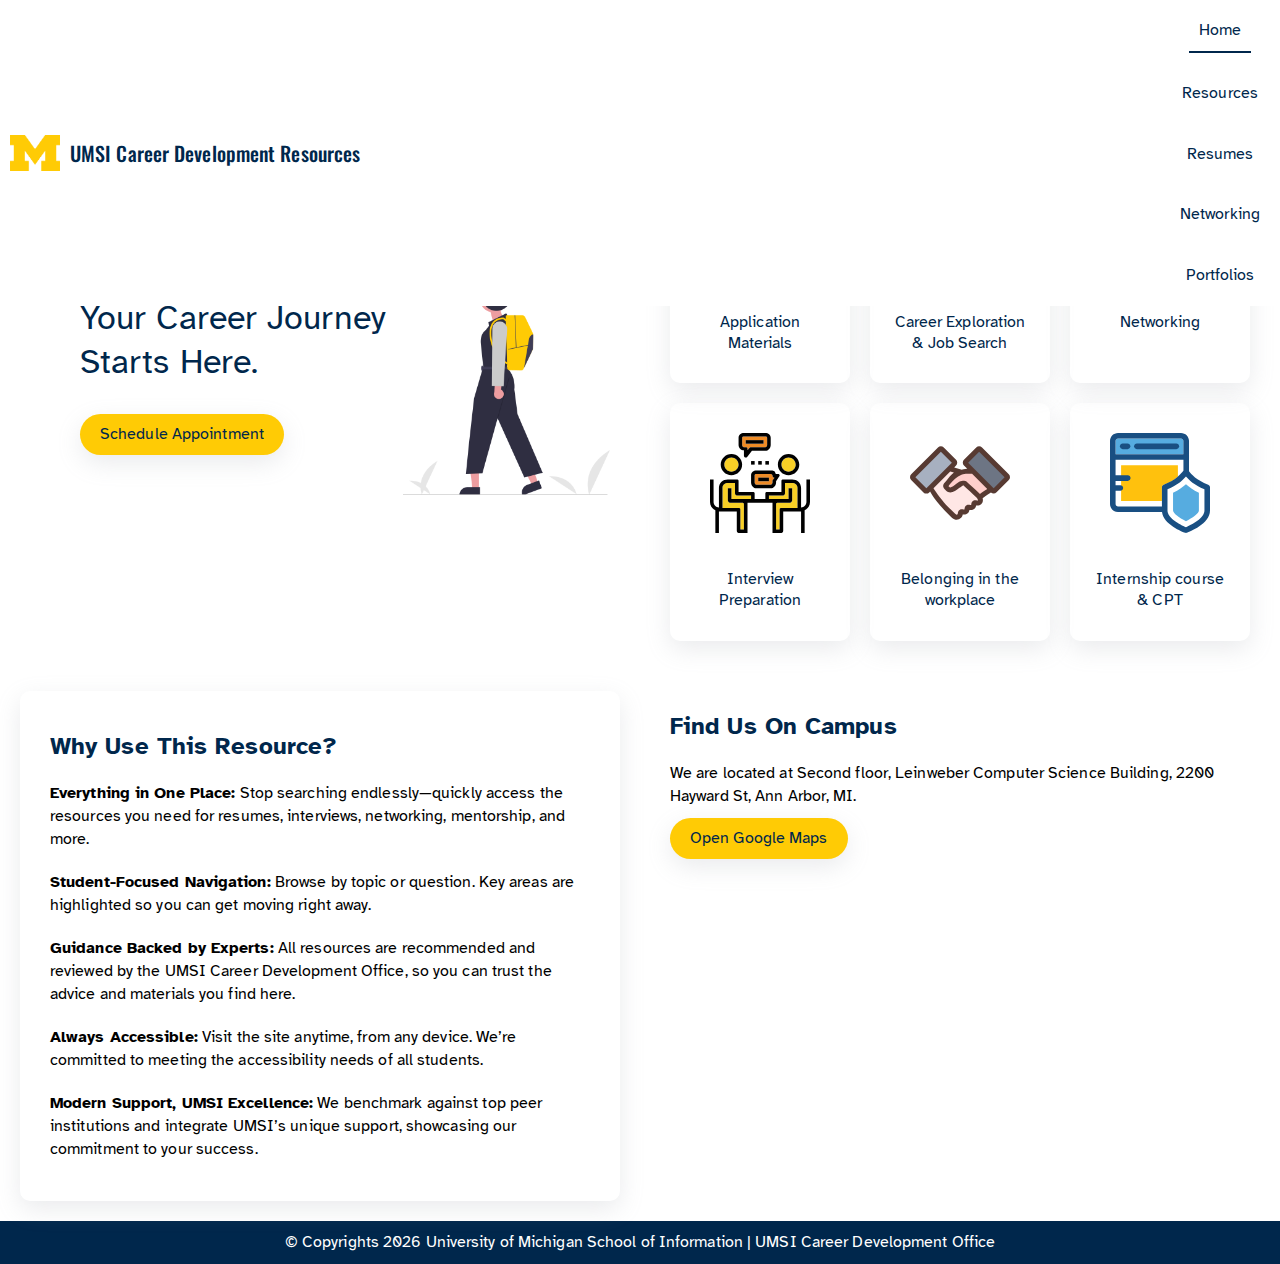
<file: index.html>
<!DOCTYPE html>
<html lang="en">

<head>
  <meta charset="UTF-8">
  <meta name="viewport" content="width=device-width, initial-scale=1.0">
  <link rel="preconnect" href="https://fonts.googleapis.com">
  <link rel="preconnect" href="https://fonts.gstatic.com" crossorigin>
  <link
    href="https://fonts.googleapis.com/css2?family=Atkinson+Hyperlegible:ital,wght@0,400;0,700;1,400;1,700&family=Oswald:wght@200..700&display=swap"
    rel="stylesheet">
  <link rel="stylesheet" href="./css/html5reset.css">
  <link rel="stylesheet" href="./css/style.css">
  <title>UMSI Career Development Resource Hub - Home</title>
</head>

<body>
  <header>
    <a class="skip" href="#maincontent">Skip to Main Content</a>
    <div class="site-branding">
      <img src="images/Block_M-Hex.png" alt="UMSI Logo">
      <h3>UMSI Career Development Resources</h3>
    </div>
    <nav>
      <ul>
        <!-- aria-current="page" indicate the current page. Source: https://developer.mozilla.org/en-US/docs/Web/Accessibility/ARIA/Reference/Attributes/aria-current -->
        <li><a href="index.html" class="highlighted" aria-current="page">Home</a></li>
        <li><a href="resume.html">Resources</a></li>
        <li><a href="resume.html">Resumes</a></li>
        <li><a href="networking.html">Networking</a></li>
        <li><a href="Portfolios.html">Portfolios</a></li>
      </ul>
    </nav>
  </header>

  <main id="maincontent">
    <section id="welcome" class="column1Span2">

      <div class="welcome-text">
        <h1>Your Career Journey Starts Here.</h1>
        <a class="button" href="https://si-umich.12twenty.com/appointments/">Schedule Appointment</a>
      </div>


      <img src="/images/undraw_adventure.png" alt="Girl with a backpack" width="auto" height="300">
    </section>

    <section class="quick-links column3Span2">
      <h2>Quick Links</h2>
      <div>
        <a href="https://docs.google.com/document/d/1_1GfDJyVGIgE82MZjVhuWT_aB_2Hcj1NN62FUCXoR_o/edit?usp=sharing" target="_blank">
          <ul>
            <li>Resume</li>
            <li>Cover Letter</li>
            <li>LinkedIn Profiles</li>
            <li>Portfolios</li>
          </ul>
          <img alt="" src="./images/curriculum-resume-svgrepo-com.svg">

          <h3>Application Materials</h3>

        </a>
        <a href="https://umsi.campusgroups.com/cdo/home/" target="_blank">
          <ul>
            <li>Career Exploration</li>
            <li>Planning Your Job/Internship Search</li>
            <li>Find Position Openings</li>
          </ul>
          <img alt="" src="./images/career-job-management-svgrepo-com.svg">
          <h3>Career Exploration & Job Search</h3>

        </a>
        <a href="https://umich.instructure.com/courses/137916/modules#module_218605" target="_blank">
          <ul>
            <li>Building strategic networking plan</li>
            <li>Outreach Messages</li>
            <li>Planning an Informational Interview</li>
            <li>Career Fair Preparation</li>
          </ul>
          <img alt="" src="./images/networking-group-svgrepo-com.svg">
          <h3>Networking</h3>

        </a>
        <a href="https://umich.instructure.com/courses/137916/modules#module_356190" target="_blank">
          <ul>
            <li>Interview Preparation & Execution</li>
            <li>Job/Internship offer evaluation</li>
            <li>Negotiation Strategies</li>
          </ul>
          <img alt="" src="./images/interview-svgrepo-com.svg">
          <h3>Interview Preparation</h3>
        </a>
        <a href="https://si-umich.12twenty.com/login?ReturnUrl=%2Fdashboard%2F" target="_blank">
          <ul>
            <li>Personal Values & Experience Resources</li>
            <li>Accessing Company Culture</li>
          </ul>
          <img alt="" src="./images/handshake-deal-svgrepo-com (1).svg">
          <h3>Belonging in the workplace</h3>
        </a>
        <a href="https://si-umich.12twenty.com/login?ReturnUrl=%2Fdashboard%2F" target="_blank">
          <ul>
            <li>UMSI Internship Course & Handbooks</li>
            <li>UMSI Internship Grant</li>
          </ul>
          <img alt="" src="./images/browser-seo-and-web-svgrepo-com.svg">
          <h3>Internship course & CPT</h3>
        </a>
      </div>
    </section>

    <section class="column1Span2 card">
      <h2 >Why Use This Resource?</h2>

      <p><strong>Everything in One Place:</strong> Stop searching endlessly—quickly access the resources you need for
        resumes, interviews, networking, mentorship, and more.</p>
      <p><strong>Student-Focused Navigation:</strong> Browse by topic or question. Key areas are highlighted so you
        can get moving right away.</p>
      <p><strong>Guidance Backed by Experts:</strong> All resources are recommended and reviewed by the UMSI Career
        Development Office, so you can trust the advice and materials you find here.</p>
      <p><strong>Always Accessible:</strong> Visit the site anytime, from any device. We’re committed to meeting the
        accessibility needs of all students.</p>
      <p><strong>Modern Support, UMSI Excellence:</strong> We benchmark against top peer institutions and integrate
        UMSI’s unique support, showcasing our commitment to your success.</p>

    </section>

    <section class="column3Span2">
      <h2>Find Us On Campus</h2>
      <p>
        We are located at Second floor, Leinweber Computer Science Building, 2200 Hayward St, Ann Arbor, MI.
      </p>
      <a class="button" target="_blank" href="https://maps.app.goo.gl/uWCSGvpjxFZ9pQDb6">Open Google Maps</a>

    </section>
    <!-- Content taken & modified from UMGPT with the prompt, "Write me a webpage of intro content to help meet the following requirements - this is for the home page": and then pasted in the client objectives & project requirements"
        UMGPT. (2025). UMGPT ( GPT-4.1 August 25th version) [Large language model]. -->
  </main>

  <footer>
    <p>© Copyrights <span id="year"></span> University of Michigan School of Information | UMSI Career
      Development Office </p>
  </footer>
  <script>
    document.getElementById("year").innerHTML = new Date().getFullYear();
  </script>

</body>

</html>
</file>
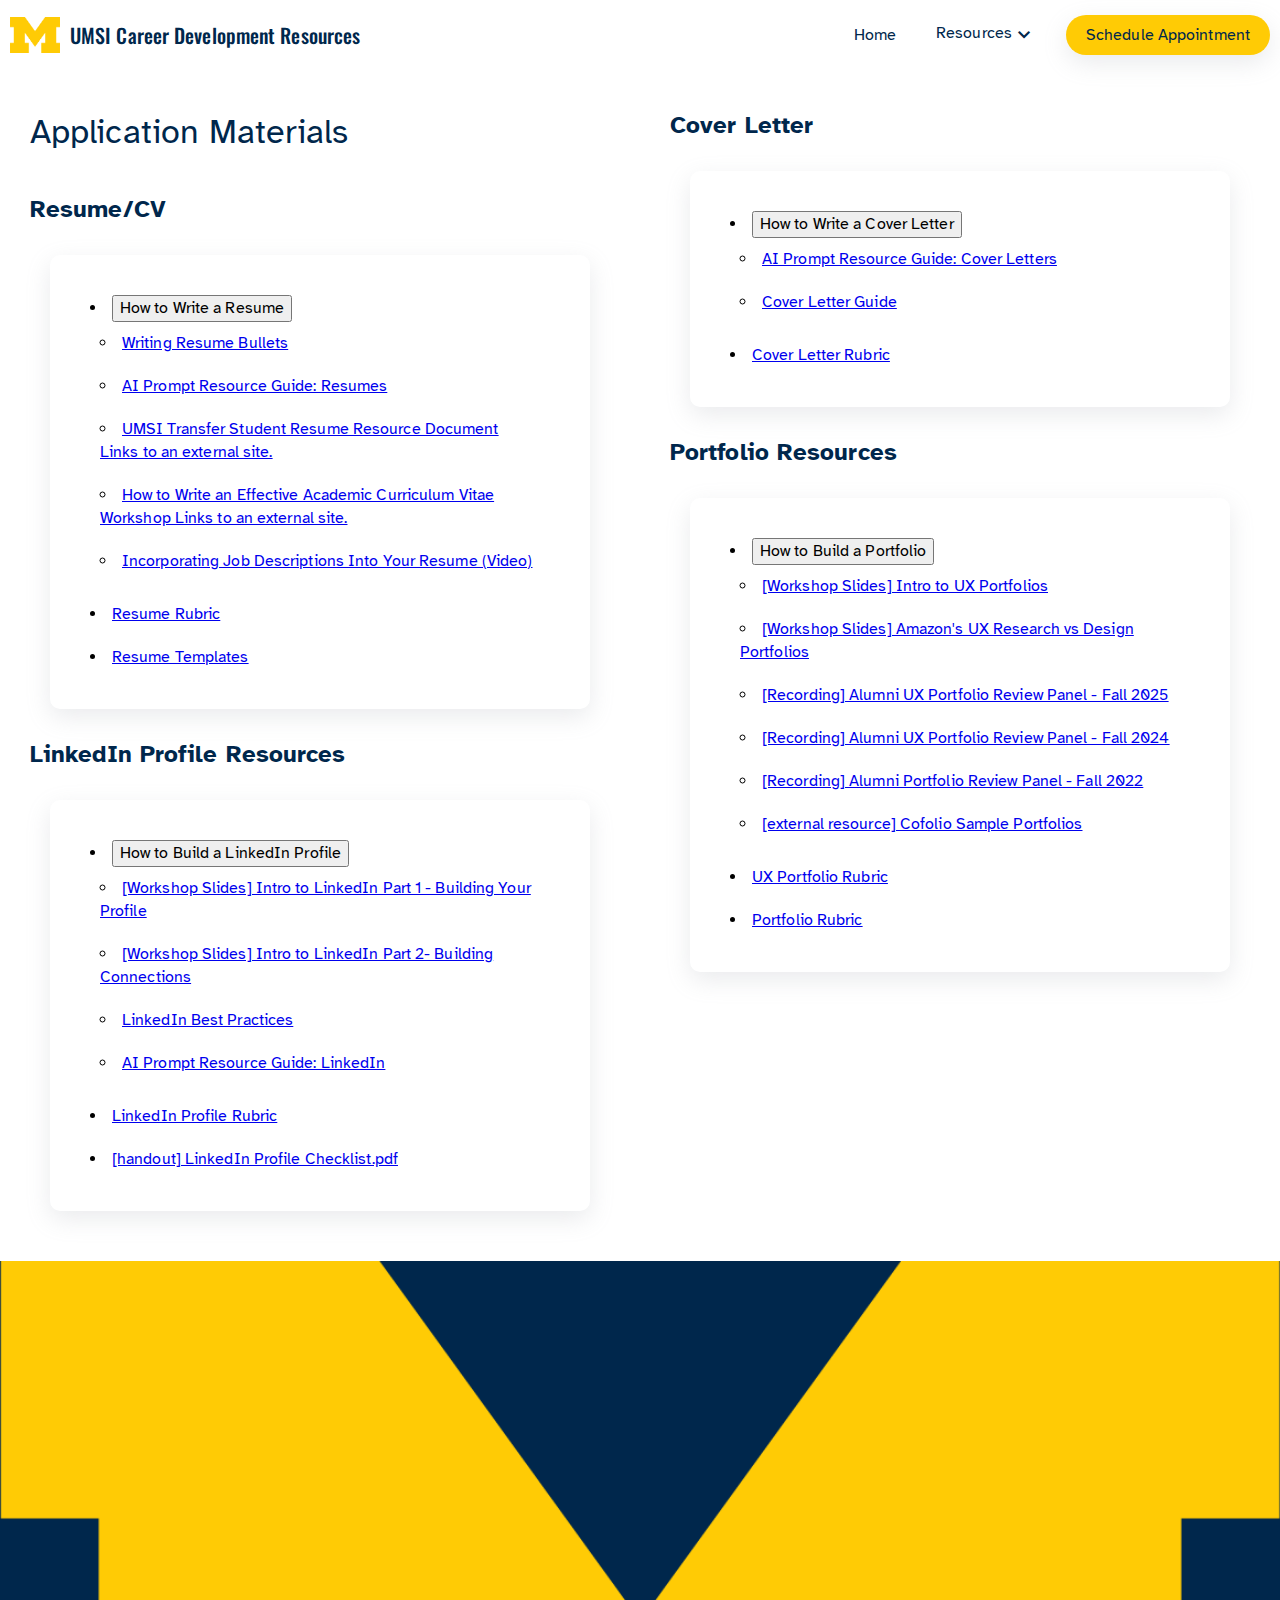
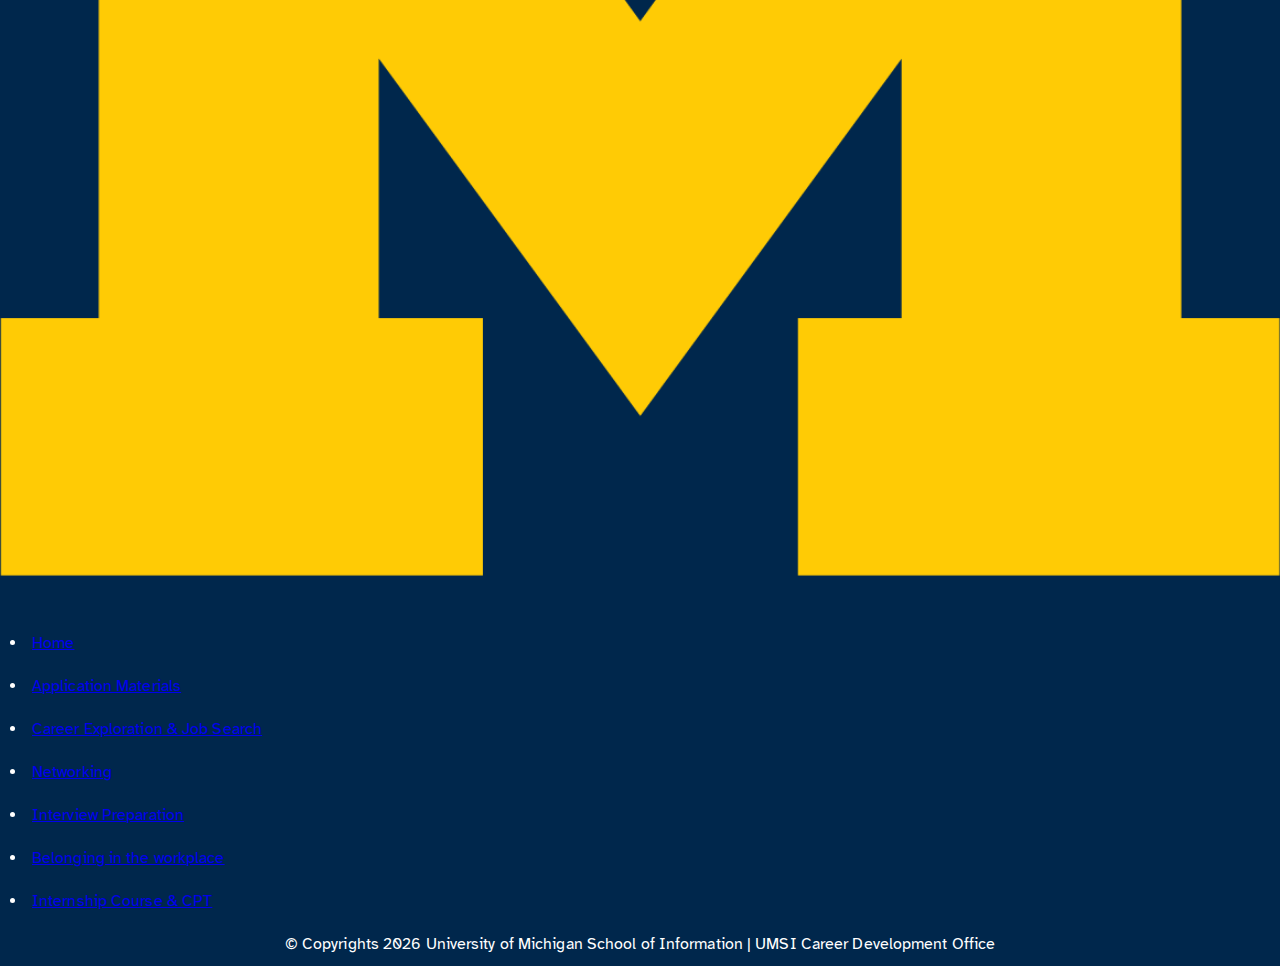
<file: application-materials.html>
<!-- Content taken from UMSI Career Development Office (CDO) [Workshop Slides] Intro to Making Connections https://docs.google.com/presentation/d/1R6azi49e7vd3ubRtdm33qG6Aq3bLBDBue7blM6pv49I/edit?usp=sharing-->
<!DOCTYPE html>
<html lang="en">

<head>
  <meta charset="UTF-8">
  <meta name="viewport" content="width=device-width, initial-scale=1.0">
  <script src="https://code.jquery.com/jquery-3.7.1.min.js"
    integrity="sha256-/JqT3SQfawRcv/BIHPThkBvs0OEvtFFmqPF/lYI/Cxo=" crossorigin="anonymous">
    </script>
  <script src="js/script.js"></script>
  <link rel="preconnect" href="https://fonts.googleapis.com">
  <link rel="preconnect" href="https://fonts.gstatic.com" crossorigin>
  <link
    href="https://fonts.googleapis.com/css2?family=Atkinson+Hyperlegible:ital,wght@0,400;0,700;1,400;1,700&family=Oswald:wght@200..700&display=swap"
    rel="stylesheet">
  <link rel="stylesheet"
    href="https://fonts.googleapis.com/css2?family=Material+Symbols+Outlined:opsz,wght,FILL,GRAD@20..48,100..700,0..1,-50..200" />
  <link rel="stylesheet" href="./css/html5reset.css">
  <link rel="stylesheet" href="./css/style.css">
  <title>UMSI Career Development Resource Hub - Application Materials</title>
</head>

<body>
  <header>
    <a class="skip" href="#maincontent">Skip to Main Content</a>
    <div class="site-branding">
      <img src="images/Block_M-Hex.png" alt="UMSI Logo">
      <h3>UMSI Career Development Resources</h3>
    </div>
    <nav>
      <button class="menu-button" onclick="toggleMenu()"><span class="material-symbols-outlined">menu</span>
        Menu</button>
      <ul class="menu">
        <!-- aria-current="page" indicate the current page. Source: https://developer.mozilla.org/en-US/docs/Web/Accessibility/ARIA/Reference/Attributes/aria-current -->
        <li><a href="index.html">Home</a></li>
        <li>
          <!-- Drop down menu credit: https://codepen.io/taniarascia/pen/dYvvYv -->
          <a href="#!">Resources<span class="material-symbols-outlined">stat_minus_1</span></a>
          <ul class="nav-dropdown">
            <li><a href="./application-materials.html" class="highlighted" aria-current="page">Application Materials</a>
            </li>
            <li><a href="./career-exploration.html">Career Exploration & Job Search</a></li>
            <li><a href="./networking.html">Networking</a></li>
            <li><a href="./interview.html">Interview Preparation</a></li>
            <li><a href="./belonging.html">Belonging in the workplace</a></li>
            <li><a href="./internship-course.html">Internship Course & CPT</a></li>
          </ul>
        </li>
        <li>
          <a class="button" href="https://si-umich.12twenty.com/appointments/">Schedule Appointment</a>
        </li>
      </ul>
    </nav>
  </header>


  <main id="maincontent" class="resources">
    <section class="column1Span2">
      <h1 class="column1Span2">Application Materials</h1>
      <div>
        <h2>Resume/CV</h2>
        <div class="card">
          <ul>
            <li>
              <button type="button" class="collapsible">How to Write a Resume</button>
              <ul class="collapsible-content">
                <li><a
                    href="https://docs.google.com/document/d/1-EVZYH_Fic4mfLVGOXyHTSeRwBWmmi2WHSgGDLGGPEs/edit?usp=sharing">Writing
                    Resume Bullets</a></li>
                <li><a
                    href="https://docs.google.com/document/d/1C-rxX5VcjVH7YjMdHil1VMo9ZdSOHmausOcX61dld-g/edit#heading=h.l4j7esgrm5ra">AI
                    Prompt Resource Guide: Resumes</a></li>
                <li><a
                    href="https://docs.google.com/document/d/1vSu1MACWvr6as2WJJowAE1Lq0O0TTrzcc0m10uxn7FI/edit?usp=sharing">UMSI
                    Transfer Student Resume Resource Document Links to an external site.</a></li>
                <li><a
                    href="https://docs.google.com/presentation/d/1bVkG-fxUVcAHRKBVt_NlDLRf0BIO_ySuVJsObn20RDw/edit?usp=sharing">How
                    to Write an Effective Academic Curriculum Vitae Workshop Links to an external site.</a></li>
                <li><a href="https://youtu.be/x0Dfw4LFWvw">Incorporating Job Descriptions Into Your Resume (Video) </a>
                </li>
              </ul>
            </li>
            <li><a
                href="https://docs.google.com/document/d/1_1GfDJyVGIgE82MZjVhuWT_aB_2Hcj1NN62FUCXoR_o/edit?tab=t.0">Resume
                Rubric</a></li>
            <li><a href="https://drive.google.com/drive/folders/1egpTpRsmzuNzB4tRX2dkFEzptMhyjYtR?usp=drive_link">Resume
                Templates</a></li>
          </ul>
        </div>
      </div>

      <div>

        <h2>LinkedIn Profile Resources</h2>
        <div class="card">
          <ul>
            <li>
              <button type="button" class="collapsible">How to Build a LinkedIn Profile</button>
              <ul class="collapsible-content">
                <li><a href="https://docs.google.com/presentation/d/1nzh_zRxQBeps12FGQnP8DJLFVAzuLrXwaT8gTJa6pBk/edit?usp=sharing">[Workshop Slides] Intro to LinkedIn Part 1 - Building Your Profile</a></li>
                <li><a href="https://docs.google.com/presentation/d/1kqFbYkAhe2Zlu4ElnOWk4XWzFKqnp4PuacdANajyNiY/edit">[Workshop Slides] Intro to LinkedIn Part 2- Building Connections</a></li>
                <li><a href="https://docs.google.com/presentation/d/1B9SLFjGmOyvstJEh2GMQGiXVXs55EOQ5BecB9Jnfs8I/edit?usp=sharing">LinkedIn Best Practices</a></li>
                <li><a href="https://docs.google.com/document/d/1C-rxX5VcjVH7YjMdHil1VMo9ZdSOHmausOcX61dld-g/edit#heading=h.21k5pdej4mu">AI Prompt Resource Guide: LinkedIn</a></li>
              </ul>
            </li>
            <li><a href="https://docs.google.com/document/d/15b0q8LJQdyR-fPMlEWRqNSSz-Ib9G3Vf1ZyHXQoy6no/edit?usp=sharing">LinkedIn Profile Rubric</a></li>
            <li><a href="https://umich.instructure.com/courses/137916/modules/items/2421616">[handout] LinkedIn Profile Checklist.pdf</a></li>
          </ul>
        </div>
      </div>
    </section>

    <section class="column3Span2">
      <div>
        <h2>Cover Letter</h2>
        <div class="card">
          <ul>
            <li>
              <button type="button" class="collapsible">How to Write a Cover Letter</button>
              <ul class="collapsible-content">
                <li><a
                    href="https://docs.google.com/document/d/1C-rxX5VcjVH7YjMdHil1VMo9ZdSOHmausOcX61dld-g/edit#heading=h.jz6pa8m06clo">
                    AI Prompt Resource Guide: Cover Letters</a></li>
                <li><a
                    href="https://docs.google.com/document/d/15kYeycV4isGpNFI6DWnjqTkp5JnMyitKJ1Wc8kIH-eA/edit?usp=sharing">
                    Cover Letter Guide</a></li>
              </ul>
            </li>
            <li><a
                href="https://docs.google.com/document/d/1WJrgSiwXGxGLN_mXBrRUdQy3Lijo68DFwYriGGALGjc/edit?usp=share_link">
                Cover Letter Rubric</a></li>
          </ul>

        </div>
      </div>
      <div>
        <h2>Portfolio Resources</h2>
        <div class="card">
          <ul>
            <li>
              <button type="button" class="collapsible">How to Build a Portfolio</button>
              <ul class="collapsible-content">
                <li><a href="https://docs.google.com/presentation/d/1NcQvaWDYhxiNDhS1usiM0aABkUtLmfiyRuw7SWxpwfg/edit?usp=sharing">[Workshop Slides] Intro to UX Portfolios</a></li>
                <li><a href="https://drive.google.com/a/umich.edu/file/d/1Z5aN4RkZfsaSMpgSknt4V6wN6mSekXyH/view?usp=sharing">[Workshop Slides] Amazon's UX Research vs Design Portfolios</a></li>
                <li><a href="https://www.dropbox.com/scl/fi/zqppeep3pf6jj4ag9w0v1/Fall-2025_Alumni-UX-Portfolio-Review-Panel.mp4?rlkey=wffush9h36tacx5p5djk9a2wv&st=xw29bhls&dl=0">[Recording] Alumni UX Portfolio Review Panel - Fall 2025</a></li>
                <li><a href="https://www.dropbox.com/scl/fi/nhfianhxm86drbi5t28id/10.23.24-Portfolio-Review-Panel.mp4?rlkey=9z8xvwemltzkcnv5pc0olff4h&st=ixhsum14&dl=0">[Recording] Alumni UX Portfolio Review Panel - Fall 2024</a></li>
                <li><a href="https://umich.instructure.com/courses/137916/modules/items/2628800">[Recording] Alumni Portfolio Review Panel - Fall 2022</a></li>
                <li><a href="https://cofolios.com/">[external resource] Cofolio Sample Portfolios</a></li>
              </ul>
            </li>
            <li><a href="https://docs.google.com/document/d/1L8Sc0ezVVCvP9SdUDwr0hwrNAd3us0JBbmUpoCYN-rs/edit?tab=t.0">UX Portfolio Rubric</a></li>
            <li><a href="https://docs.google.com/document/d/1xw46Cm9DzC2wVQFxr_Ct96kbddhAhchzqUJpJJTSESc/edit?usp=share_link">Portfolio Rubric</a></li>
          </ul>
        </div>
      </div>
    </section>

  </main>

  <footer>
    <div>
      <div class="site-branding">
        <img src="images/Block_M-Hex.png" alt="UMSI Logo">
        <h3>UMSI Career Development Resources</h3>
      </div>
      <ul>
        <li><a href="./index.html">Home</a></li>
        <li><a href="./application-materials.html">Application Materials</a></li>
        <li><a href="./career-exploration.html">Career Exploration & Job Search</a></li>
        <li><a href="./networking.html">Networking</a></li>
        <li><a href="./interview.html">Interview Preparation</a></li>
        <li><a href="./belonging.html">Belonging in the workplace</a></li>
        <li><a href="./internship-course.html">Internship Course & CPT</a></li>
      </ul>
    </div>
    <p>© Copyrights <span id="year"></span> University of Michigan School of Information | UMSI Career
      Development Office </p>
  </footer>
  <script>
    document.getElementById("year").innerHTML = new Date().getFullYear();
  </script>

</body>

</html>
</file>
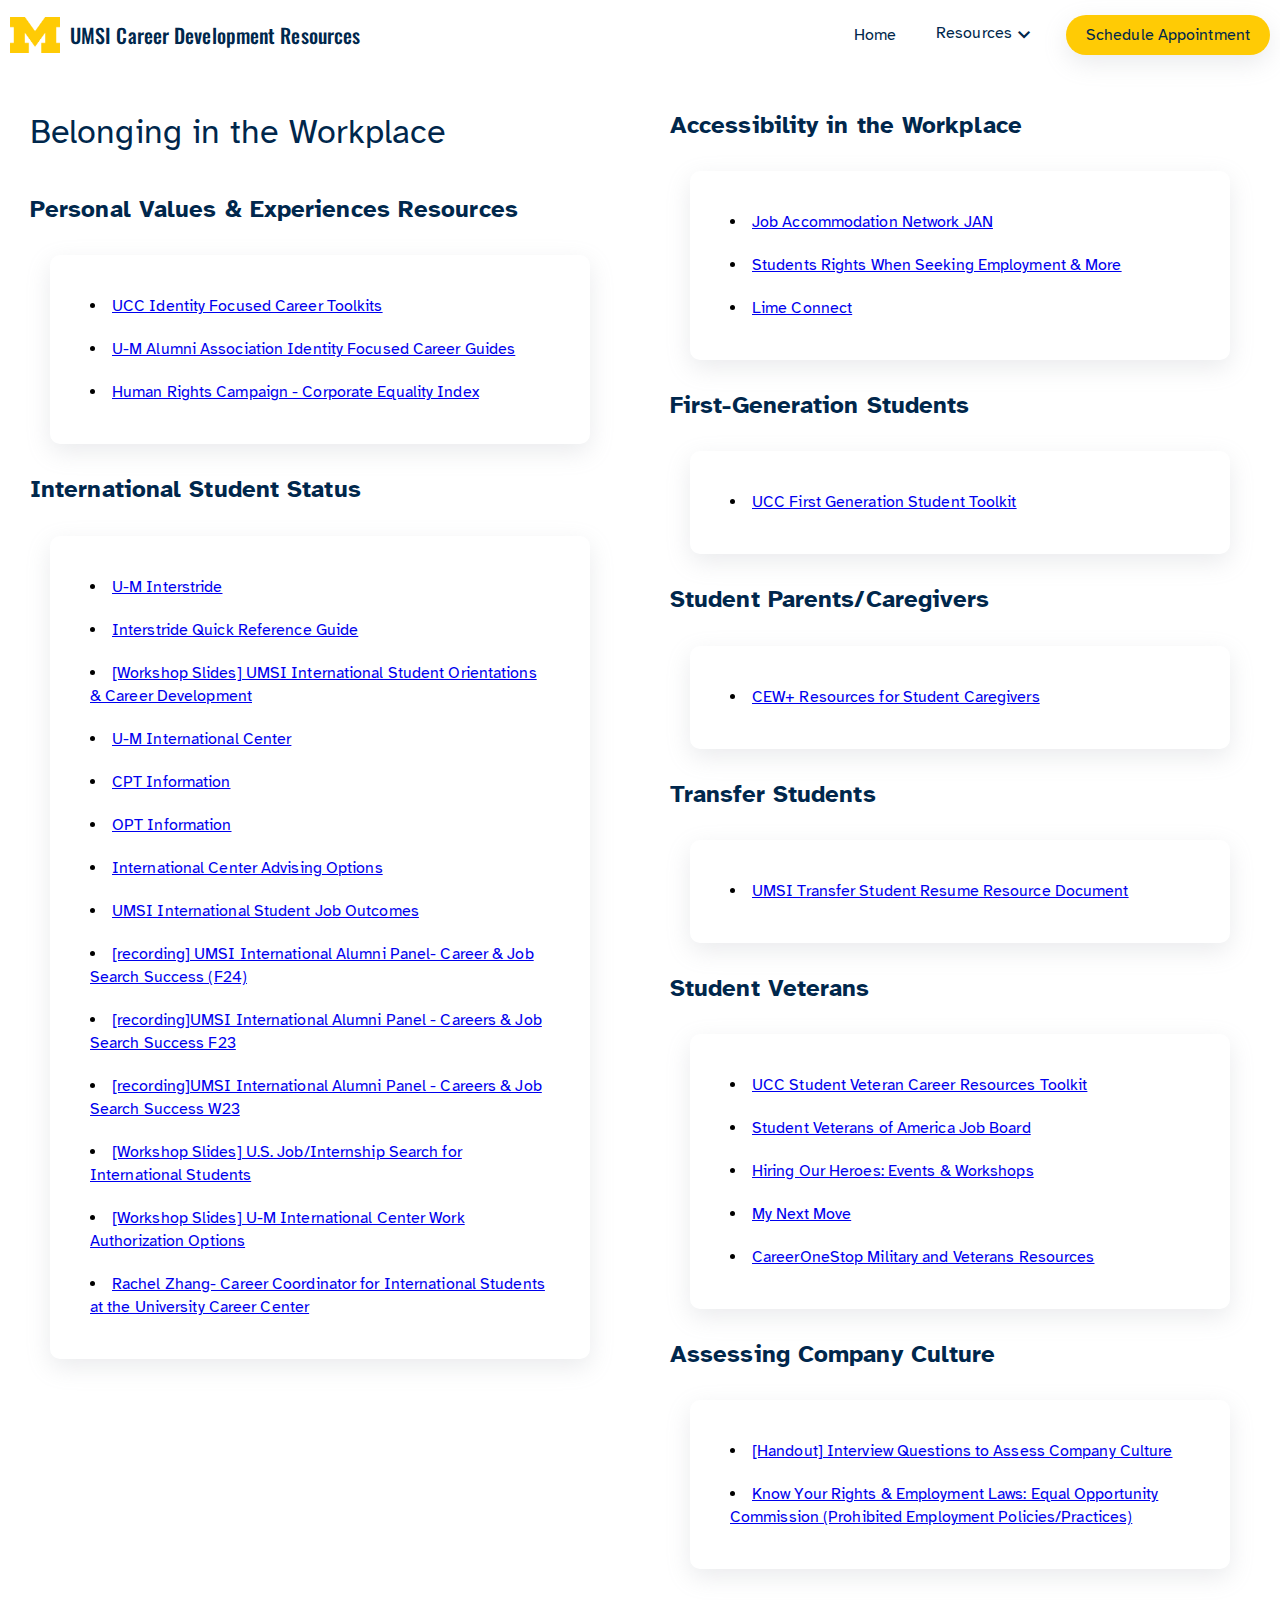
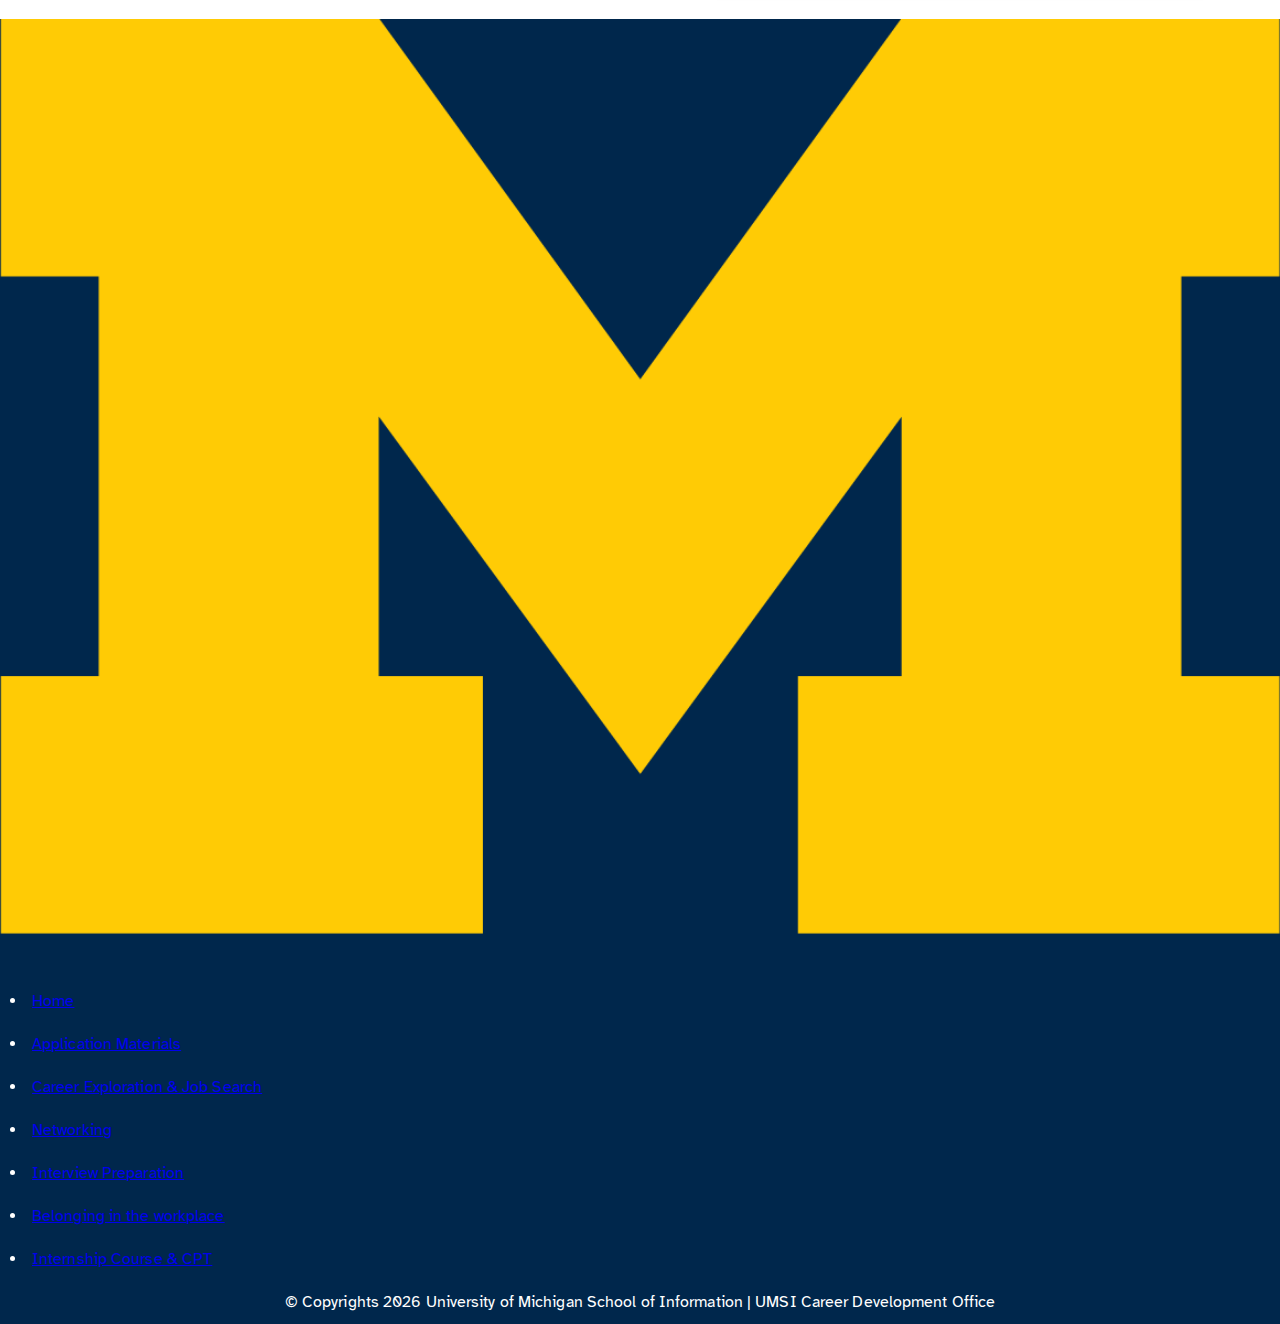
<file: belonging.html>
<!-- Content taken from UMSI Career Development Office (CDO) [Workshop Slides] Intro to Making Connections https://docs.google.com/presentation/d/1R6azi49e7vd3ubRtdm33qG6Aq3bLBDBue7blM6pv49I/edit?usp=sharing-->
<!DOCTYPE html>
<html lang="en">

<head>
  <meta charset="UTF-8">
  <meta name="viewport" content="width=device-width, initial-scale=1.0">
  <script src="https://code.jquery.com/jquery-3.7.1.min.js"
    integrity="sha256-/JqT3SQfawRcv/BIHPThkBvs0OEvtFFmqPF/lYI/Cxo=" crossorigin="anonymous">
    </script>
  <script src="js/script.js"></script>
  <link rel="preconnect" href="https://fonts.googleapis.com">
  <link rel="preconnect" href="https://fonts.gstatic.com" crossorigin>
  <link
    href="https://fonts.googleapis.com/css2?family=Atkinson+Hyperlegible:ital,wght@0,400;0,700;1,400;1,700&family=Oswald:wght@200..700&display=swap"
    rel="stylesheet">
  <link rel="stylesheet"
    href="https://fonts.googleapis.com/css2?family=Material+Symbols+Outlined:opsz,wght,FILL,GRAD@20..48,100..700,0..1,-50..200" />
  <link rel="stylesheet" href="./css/html5reset.css">
  <link rel="stylesheet" href="./css/style.css">
  <link rel="icon" type="image/x-icon" href="/images/favicon.png">
  <title>UMSI Career Development Resource Hub - Belonging in the Workplace</title>
</head>

<body>
  <header>
    <a class="skip" href="#maincontent">Skip to Main Content</a>
    <div class="site-branding">
      <img src="images/Block_M-Hex.png" alt="UMSI Logo">
      <h3>UMSI Career Development Resources</h3>
    </div>
    <nav>
      <button class="menu-button" onclick="toggleMenu()"><span class="material-symbols-outlined">menu</span>
        Menu</button>
      <ul class="menu">
        <!-- aria-current="page" indicate the current page. Source: https://developer.mozilla.org/en-US/docs/Web/Accessibility/ARIA/Reference/Attributes/aria-current -->
        <li><a href="index.html">Home</a></li>
        <li>
          <!-- Drop down menu credit: https://codepen.io/taniarascia/pen/dYvvYv -->
          <a href="#!">Resources<span class="material-symbols-outlined">stat_minus_1</span></a>
          <ul class="nav-dropdown">
            <li><a href="./application-materials.html">Application Materials</a>
            </li>
            <li><a href="./career-exploration.html">Career Exploration & Job Search</a></li>
            <li><a href="./networking.html">Networking</a></li>
            <li><a href="./interview.html">Interview Preparation</a></li>
            <li><a href="./belonging.html" class="highlighted" aria-current="page">Belonging in the workplace</a></li>
            <li><a href="./internship-course.html">Internship Course & CPT</a></li>
          </ul>
        </li>
        <li>
          <a class="button" href="https://si-umich.12twenty.com/appointments/">Schedule Appointment</a>
        </li>
      </ul>
    </nav>
  </header>


  <main id="maincontent" class="resources">
    <section class="column1Span2">
      <h1 class="column1Span2">Belonging in the Workplace</h1>
      <div>
        <h2>Personal Values & Experiences Resources</h2>
        <div class="card">
          <ul>
            <li><a href="https://careercenter.umich.edu/content/identity-toolkits">UCC Identity Focused Career Toolkits</a></li>
            <li><a href="https://alumni.umich.edu/career/career-guides/">U-M Alumni Association Identity Focused Career Guides</a></li>
            <li><a href="http://hrc.org/resources/corporate-equality-index">Human Rights Campaign - Corporate Equality Index</a></li>
          </ul>
        </div>
      </div>
      <div>
          <h2>International Student Status</h2>
          <div class="card">
            <ul>
              <li><a href="https://interstride.com/umich/">U-M Interstride</a></li>
              <li><a href="https://docs.google.com/document/d/1YgGjH8GxfsrKEjM6yvv9z9Xii4oZK-4BcxV2hLYo1-c/edit?usp=sharing">Interstride Quick Reference Guide</a></li>
              <li><a href="https://docs.google.com/presentation/d/1taMRXQjYII38pMfFihn0xSoFwYCuhI9BdrJ2055XLFI/edit?usp=sharing">[Workshop Slides] UMSI International Student Orientations & Career Development</a></li>
              <li><a href="https://internationalcenter.umich.edu/">U-M International Center</a></li>
              <li><a href="https://internationalcenter.umich.edu/students/f1-students/cpt">CPT Information</a></li>
              <li><a href="https://internationalcenter.umich.edu/students/f1-students/opt">OPT Information</a></li>
              <li><a href="https://internationalcenter.umich.edu/advising-hours">International Center Advising Options</a></li>
              <li><a href="https://docs.google.com/spreadsheets/d/13PAp1nBWaMxIHEf9_rCmdIZ8a5u-M9Dhlhh3SEZWcg4/edit?usp=sharing">UMSI International Student Job Outcomes</a></li>
              <li><a href="https://www.dropbox.com/scl/fi/eniw0cgx1laxp0zzdjygt/International-Alumni-Panel-Fall-2024.mp4?rlkey=t86n55qdgkjujsk292jszausm&st=u82646za&dl=0">[recording] UMSI International Alumni Panel- Career & Job Search Success (F24)</a></li>
              <li><a href="https://www.dropbox.com/scl/fi/1wgif9scfuzk265m9rcwk/Alumni-International-Panel-F23.mp4?rlkey=6phpw5nnb8s1lvet38oeryfgk&dl=0">[recording]UMSI International Alumni Panel - Careers & Job Search Success F23</a></li>
              <li><a href="https://www.dropbox.com/s/hro96l0psvoz55p/Alumni%20International%20Panel%20W23.mp4?dl=0">[recording]UMSI International Alumni Panel - Careers & Job Search Success W23</a></li>
              <li><a href="https://docs.google.com/presentation/d/1eJhF7OPyrOMxfmbXp6CCZN0S85KN1guXOHmKgRe7XDw/edit?usp=sharing">[Workshop Slides] U.S. Job/Internship Search for International Students</a></li>
              <li><a href="https://docs.google.com/presentation/d/1cNgNn0OTaLo4abxGujrL2YIjesTpIHJhredXN77wXnM/edit?usp=sharing">[Workshop Slides] U-M International Center Work Authorization Options</a></li>
              <li><a href="https://careercenter.umich.edu/profile/rachel-zhang">Rachel Zhang- Career Coordinator for International Students at the University Career Center</a></li>
            </ul>
          </div>
        </div>

    </section>

    <section class="column3Span2">
      <div>
        <h2>Accessibility in the Workplace</h2>
        <div class="card">
          <ul>
            <li><a href="https://askjan.org/index.cfm">Job Accommodation Network JAN</a></li>
            <li><a href="https://careercenter.umich.edu/content/resources-students-disabilities">Students Rights When Seeking Employment & More</a></li>
            <li><a href="https://limeconnect.com/">Lime Connect</a></li>
          </ul>
        </div>
      </div>
      <div>
        <h2>First-Generation Students</h2>
        <div class="card">
          <ul>
            <li><a href="https://careercenter.umich.edu/content/first-generation-toolkit">UCC First Generation Student Toolkit</a></li>
          </ul>
        </div>
      </div>

      <div>
        <h2>Student Parents/Caregivers</h2>
        <div class="card">
          <ul>
            <li><a href="https://www.cew.umich.edu/advocacy-initiatives/students-with-children/">CEW+ Resources for Student Caregivers</a></li>
          </ul>
        </div>
      </div>

      <div>
        <h2>Transfer Students</h2>
        <div class="card">
          <ul>
            <li><a href="https://docs.google.com/document/d/1vSu1MACWvr6as2WJJowAE1Lq0O0TTrzcc0m10uxn7FI/edit?usp=sharing">UMSI Transfer Student Resume Resource Document</a></li>
          </ul>
        </div>
      </div>

      <div>
        <h2>Student Veterans</h2>
        <div class="card">
          <ul>
            <li><a href="https://careercenter.umich.edu/community-toolkits">UCC Student Veteran Career Resources Toolkit</a></li>
            <li><a href="https://studentveteransofamerica.jobs/jobs/">Student Veterans of America Job Board</a></li>
            <li><a href="https://www.uschamberfoundation.org/hiring-our-heroes">Hiring Our Heroes: Events & Workshops</a></li>
            <li><a href="https://www.mynextmove.org/">My Next Move</a></li>
            <li><a href="https://www.careeronestop.org/ResourcesFor/Veteran/veteran.aspx">CareerOneStop Military and Veterans Resources</a></li>
          </ul>
        </div>
      </div>

      <div>
        <h2>Assessing Company Culture</h2>
        <div class="card">
          <ul>
            <li><a href="https://docs.google.com/document/d/1PXqYuV0lnPBjDe0yAbAhrhRYUEt4mw-dfYhOBvHF5aM/edit">[Handout] Interview Questions to Assess Company Culture</a></li>
            <li><a href="https://www.eeoc.gov/prohibited-employment-policiespractices">Know Your Rights & Employment Laws: Equal Opportunity Commission (Prohibited Employment Policies/Practices)</a></li>
          </ul>
        </div>
      </div>
    </section>

  </main>

  <footer>
    <div>
      <div class="site-branding">
        <img src="images/Block_M-Hex.png" alt="UMSI Logo">
        <h3>UMSI Career Development Resources</h3>
      </div>
      <ul>
        <li><a href="./index.html">Home</a></li>
        <li><a href="./application-materials.html">Application Materials</a></li>
        <li><a href="./career-exploration.html">Career Exploration & Job Search</a></li>
        <li><a href="./networking.html">Networking</a></li>
        <li><a href="./interview.html">Interview Preparation</a></li>
        <li><a href="./belonging.html">Belonging in the workplace</a></li>
        <li><a href="./internship-course.html">Internship Course & CPT</a></li>
      </ul>
    </div>
    <p>© Copyrights <span id="year"></span> University of Michigan School of Information | UMSI Career
      Development Office </p>
  </footer>
  <script>
    document.getElementById("year").innerHTML = new Date().getFullYear();
  </script>

</body>

</html>
</file>
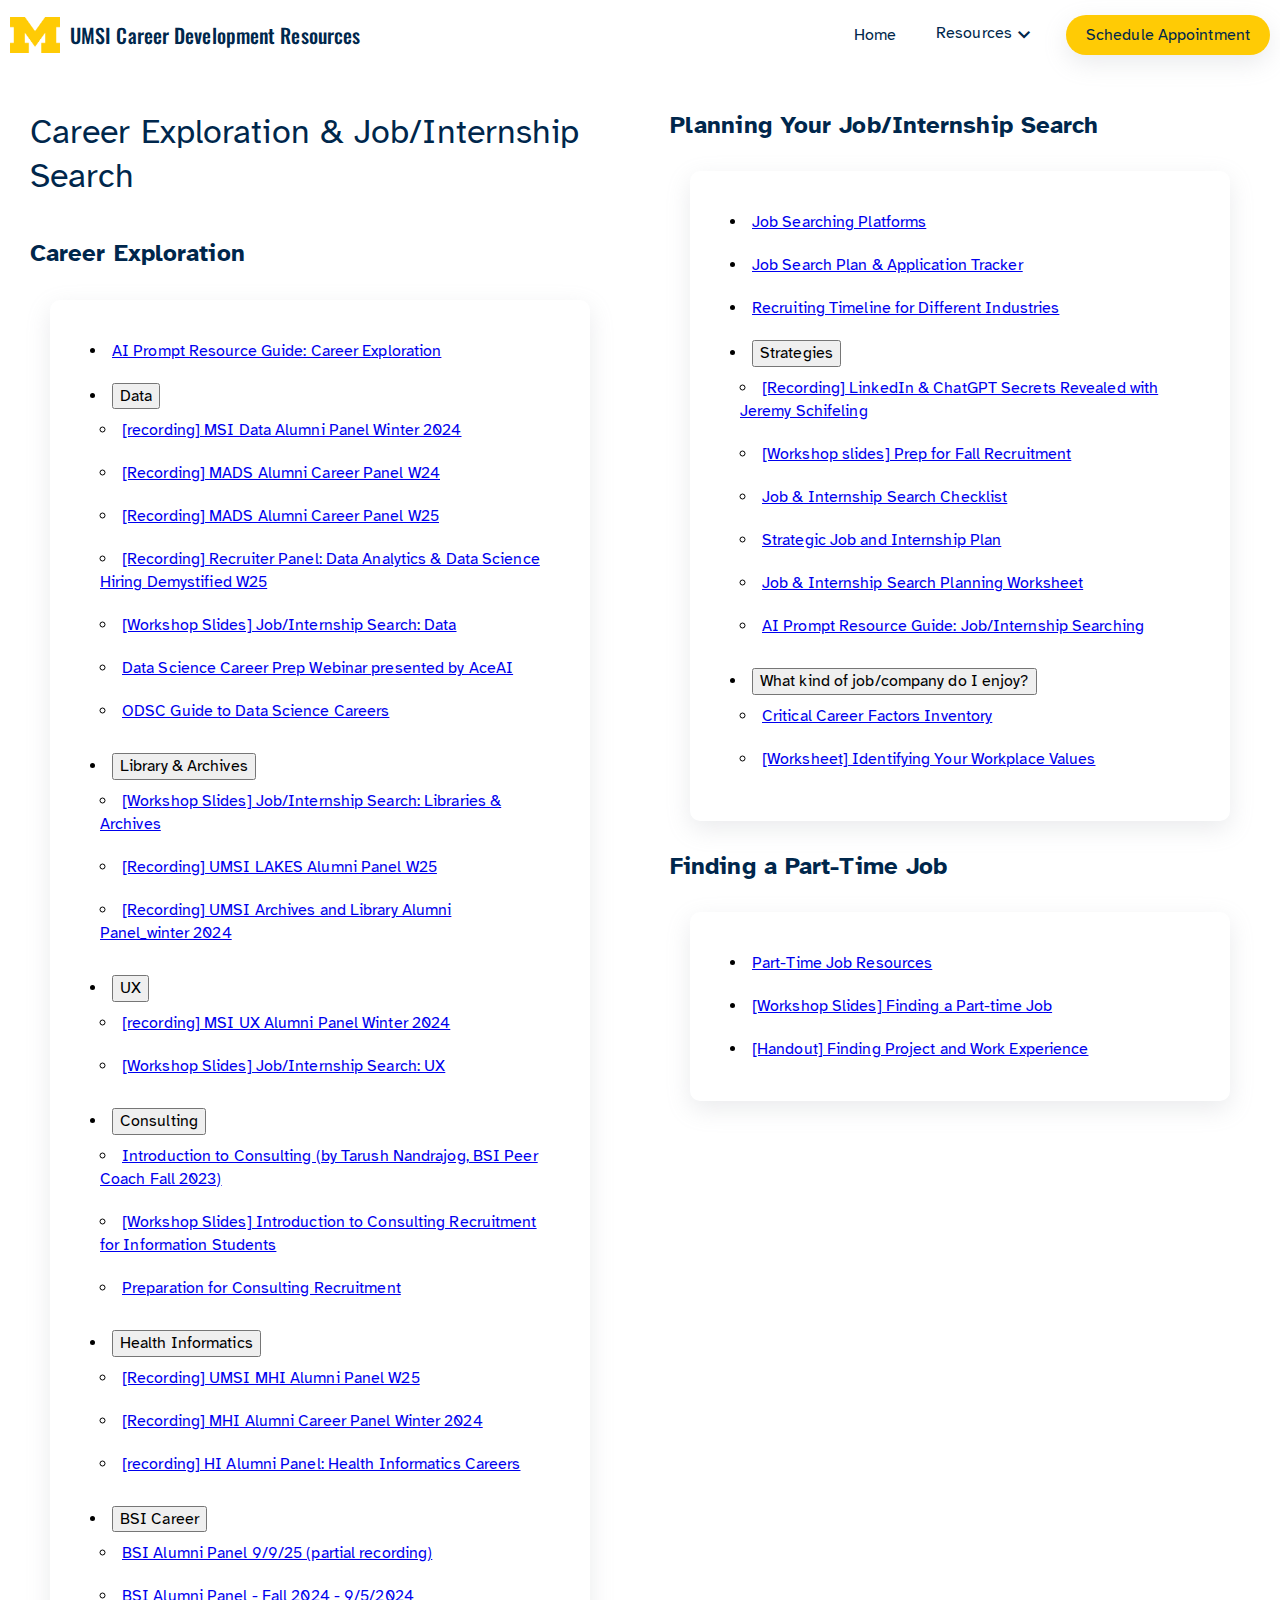
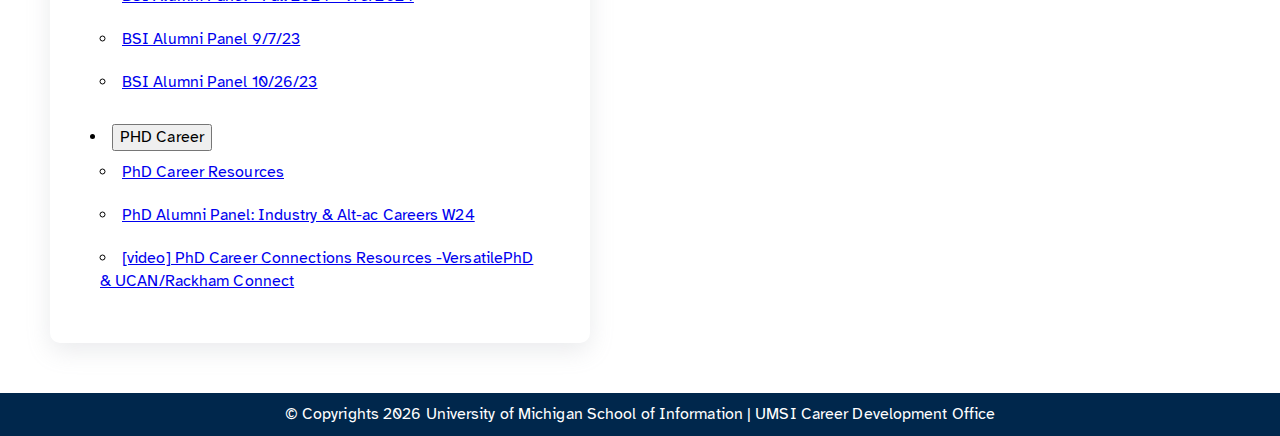
<file: career-exploration.html>
<!-- Content taken from UMSI Career Development Office (CDO) [Workshop Slides] Intro to Making Connections https://docs.google.com/presentation/d/1R6azi49e7vd3ubRtdm33qG6Aq3bLBDBue7blM6pv49I/edit?usp=sharing-->
<!DOCTYPE html>
<html lang="en">

<head>
  <meta charset="UTF-8">
  <meta name="viewport" content="width=device-width, initial-scale=1.0">
  <script src="https://code.jquery.com/jquery-3.7.1.min.js"
    integrity="sha256-/JqT3SQfawRcv/BIHPThkBvs0OEvtFFmqPF/lYI/Cxo=" crossorigin="anonymous">
    </script>
  <script src="js/script.js"></script>
  <link rel="preconnect" href="https://fonts.googleapis.com">
  <link rel="preconnect" href="https://fonts.gstatic.com" crossorigin>
  <link
    href="https://fonts.googleapis.com/css2?family=Atkinson+Hyperlegible:ital,wght@0,400;0,700;1,400;1,700&family=Oswald:wght@200..700&display=swap"
    rel="stylesheet">
  <link rel="stylesheet"
    href="https://fonts.googleapis.com/css2?family=Material+Symbols+Outlined:opsz,wght,FILL,GRAD@20..48,100..700,0..1,-50..200" />
  <link rel="stylesheet" href="./css/html5reset.css">
  <link rel="stylesheet" href="./css/style.css">
  <title>UMSI Career Development Resource Hub - Career Exploration</title>
</head>

<body>
  <header>
    <a class="skip" href="#maincontent">Skip to Main Content</a>
    <div class="site-branding">
      <img src="images/Block_M-Hex.png" alt="UMSI Logo">
      <h3>UMSI Career Development Resources</h3>
    </div>
    <nav>
      <button class="menu-button" onclick="toggleMenu()"><span class="material-symbols-outlined">menu</span>
        Menu</button>
      <ul class="menu">
        <!-- aria-current="page" indicate the current page. Source: https://developer.mozilla.org/en-US/docs/Web/Accessibility/ARIA/Reference/Attributes/aria-current -->
        <li><a href="index.html">Home</a></li>
        <li>
          <!-- Drop down menu credit: https://codepen.io/taniarascia/pen/dYvvYv -->
          <a href="#!">Resources<span class="material-symbols-outlined">stat_minus_1</span></a>
          <ul class="nav-dropdown">
            <li><a href="./application-materials.html">Application Materials</a>
            </li>
            <li><a href="./career-exploration.html" class="highlighted" aria-current="page">Career Exploration & Job Search</a></li>
            <li><a href="./networking.html">Networking</a></li>
            <li><a href="./interview.html">Interview Preparation</a></li>
            <li><a href="./belonging.html">Belonging in the workplace</a></li>
            <li><a href="./internship-course.html">Internship Course & CPT</a></li>
          </ul>
        </li>
        <li>
          <a class="button" href="https://si-umich.12twenty.com/appointments/">Schedule Appointment</a>
        </li>
      </ul>
    </nav>
  </header>


  <main id="maincontent" class="resources">
    <section class="column1Span2">
      <h1 class="column1Span2">Career Exploration & Job/Internship Search</h1>
      <div>
        <h2>Career Exploration</h2>
        <div class="card">
          <ul>
            <li><a href="https://docs.google.com/document/d/1C-rxX5VcjVH7YjMdHil1VMo9ZdSOHmausOcX61dld-g/edit#heading=h.m3fsccjzqtbh">AI Prompt Resource Guide: Career Exploration</a></li>
            <li>
              <button type="button" class="collapsible">Data</button>
              <ul class="collapsible-content">
                <li><a href="https://www.dropbox.com/scl/fi/j4k93sphp8td48j1afb5f/Winter-2024_MSI-Data-Alumni-Panel.mp4?rlkey=ar3fm74jcgwhmegpr8jle7qw2&dl=0">[recording] MSI Data Alumni Panel Winter 2024</a></li>
                <li><a href="https://www.dropbox.com/scl/fi/now5ondxdaeorcsvl34x2/Winter-2024_MADS-Alumni-Panel.mp4?rlkey=ipfdwmxwpe8ax4tvmqdhyjsrh&dl=0">[Recording] MADS Alumni Career Panel W24</a></li>
                <li><a href="https://www.dropbox.com/scl/fi/2cvi97in2tt9eytkfak8j/W25_MADS-Alumni-Career-Panel.mp4?rlkey=pd2cpg25ep7yzx5vasmotk245&st=aojyv8mi&dl=0">[Recording] MADS Alumni Career Panel W25</a></li>
                <li><a href="https://www.dropbox.com/scl/fi/vprpw6jykoreh9zfmhvpd/W25-Data-Recruiter-Panel.mp4?rlkey=buw3rho9d937aiiofirklrew9&st=hpr90l9z&dl=0">[Recording] Recruiter Panel: Data Analytics & Data Science Hiring Demystified W25</a></li>
                <li><a href="https://docs.google.com/presentation/d/1V0kSQXhO-8rmsv6LKP7OqQqVBUBKkSyDmFd15uDUur4/edit?usp=sharing">[Workshop Slides] Job/Internship Search: Data</a></li>
                <li><a href="https://drive.google.com/file/d/1bxOItOg7VJy0UxX28Tyysk91oNKzkYef/view?usp=sharing">Data Science Career Prep Webinar presented by AceAI</a></li>
                <li><a href="https://umich.instructure.com/courses/137916/modules/items/1985978">ODSC Guide to Data Science Careers</a></li>
              </ul>
            </li>
            <li>
              <button type="button" class="collapsible">Library & Archives</button>
              <ul class="collapsible-content">
                <li><a href="https://docs.google.com/presentation/d/1snxqk9coJWGzj4DOOytsRnKHmIrj05FD7M1D-9P8yeQ/edit?usp=sharing">[Workshop Slides] Job/Internship Search: Libraries & Archives</a></li>
                <li><a href="https://www.dropbox.com/scl/fi/894nbimqcr0l8rmb1li48/W-25-LAKES-Alumni-Panel_Recording_640x360.mp4?rlkey=wa0y1dbkeplyu8djvayejcvgh&st=yx6xlyak&dl=0">[Recording] UMSI LAKES Alumni Panel W25</a></li>
                <li><a href="https://www.dropbox.com/scl/fi/yyd74mr2q30hh3rggd1uk/Winter-2024_MSI-Library-and-Archives-Alumni-Panel.mp4?rlkey=gn2fqevceiyopmd8g3j8bwhoh&dl=0">[Recording] UMSI Archives and Library Alumni Panel_winter 2024</a></li>
              </ul>
            </li>
            <li>
              <button type="button" class="collapsible">UX</button>
              <ul class="collapsible-content">
                <li><a href="https://www.dropbox.com/scl/fi/lcswd9vyau2rnyjk19i8h/Winter-2024_MSI-UX-Alumni-Panel.mp4?rlkey=ay67qvbufb5n5quw2ej5fe4sb&dl=0">[recording] MSI UX Alumni Panel Winter 2024</a></li>
                <li><a href="https://docs.google.com/presentation/d/1D_paU2t723q9vCd-4HIl9LoDvgLZlp9xS_nFApjCEkI/edit?usp=sharing">[Workshop Slides] Job/Internship Search: UX</a></li>
              </ul>
            </li>
            <li>
              <button type="button" class="collapsible">Consulting</button>
              <ul class="collapsible-content">
                <li><a href="https://www.dropbox.com/scl/fi/a9ct303064voi5uz9tz4n/Consulting-Overview-1.mp4?rlkey=af4q36ri27tzk0az36ddu5cex&dl=0">Introduction to Consulting (by Tarush Nandrajog, BSI Peer Coach Fall 2023)</a></li>
                <li><a href="https://docs.google.com/presentation/d/1tr5eBwZOigr9MVr2xQhfjooeoo3P20-pUsr6PSVdpEY/edit?usp=sharing">[Workshop Slides] Introduction to Consulting Recruitment for Information Students</a></li>
                <li><a href="https://docs.google.com/document/d/1MPPjQ8j2c6LS4XrUXCctXYyoUaS1XJ7PUk6f5sxCVLY/edit?usp=sharing">Preparation for Consulting Recruitment</a></li>
              </ul>
            </li>
            <li>
              <button type="button" class="collapsible">Health Informatics</button>
              <ul class="collapsible-content">
                <li><a href="https://www.dropbox.com/scl/fi/u9gtmgzzvxt4hhoey2ylt/Winter-25_MHI-Alumni-Panel-and-Success-Stories_2_26_2025.mp4?rlkey=rccc6d07hakvc79oahww2o0ws&st=85gyf31z&dl=0">[Recording] UMSI MHI Alumni Panel W25</a></li>
                <li><a href="https://www.dropbox.com/scl/fi/eipw3drzszr96ctl8c1lh/Winter-2024_MHI-Alumni-Panel.mp4?rlkey=p6hcz0zho7occri6d45p13b4i&dl=0">[Recording] MHI Alumni Career Panel Winter 2024</a></li>
                <li><a href="https://umich.zoom.us/rec/share/Q8VXTXsWbyZbfd307-B59g6CEE9D3gJ8a4g1tsYKmNNbHRJ21yFRaD8Z1GcijD14.59Ty0JgELZGmCGig">[recording] HI Alumni Panel: Health Informatics Careers</a></li>
              </ul>
            </li>
            <li>
              <button type="button" class="collapsible">BSI Career</button>
              <ul class="collapsible-content">
                <li><a href="https://umich.zoom.us/rec/share/r33uJsD_WxtOR4pvvRDb3HZHqhzrGgB8Uj9jZukV9R92nhVuIecftkL31P-xGnyy.v6sYOeGzhZ-6DtIB">BSI Alumni Panel 9/9/25 (partial recording)</a></li>
                <li><a href="https://www.dropbox.com/scl/fi/244c0j7twtyn0txiicsff/BSI-Alumni-Panel-Fall-2024.mp4?rlkey=8reyi3kfkwwhe3lh75w9b0umj&st=vdnei8yp&dl=0">BSI Alumni Panel - Fall 2024 - 9/5/2024</a></li>
                <li><a href="https://www.dropbox.com/scl/fi/lcpz5p0v2jzuf0w0ut7i9/BSI-Alumni-Panel-9_23.mp4?rlkey=ces1hugdrho3xre0pj7kb6wqz&dl=0">BSI Alumni Panel 9/7/23</a></li>
                <li><a href="https://www.dropbox.com/scl/fi/w0pdu0qsrlgraz85u1a28/BSI-Alumni-Panel-F23-10-26-23.mp4?rlkey=5snscjndicjgc4u88wxm1iix1&dl=0">BSI Alumni Panel 10/26/23</a></li>
              </ul>
            </li>
            <li>
              <button type="button" class="collapsible">PHD Career</button>
              <ul class="collapsible-content">
                <li><a href="https://docs.google.com/document/d/1iRy9RZsiBdxy1sCleAxSjv81CdeUG-SwWt7NjoiyKvc/edit?usp=sharing">PhD Career Resources</a></li>
                <li><a href="https://www.dropbox.com/scl/fi/zq1qgp2p9jzdh8jj6cmrr/Winter-2024_UMSI-PhD-Alumni-Panel.mp4?rlkey=rerb241sp101orp7e5tokw2oc&dl=0">PhD Alumni Panel: Industry & Alt-ac Careers W24</a></li>
                <li><a href="https://youtu.be/rVxeOMFpWtU">[video] PhD Career Connections Resources -VersatilePhD & UCAN/Rackham Connect</a></li>
            </li>
          </ul>
        </div>
      </div>

    </section>

    <section class="column3Span2">
      <div>
        <h2>Planning Your Job/Internship Search</h2>
        <div class="card">
          <ul>
            <li><a href="https://umich.instructure.com/courses/137916/pages/searching-for-job-and-slash-or-internship-postings?module_item_id=3808117">Job Searching Platforms</a></li>
            <li><a href="https://docs.google.com/spreadsheets/d/1fT4YeP1M5moXtFYniTkyb-CCLV7PZ75B9iJFH-XWMv4/edit?usp=sharing">Job Search Plan & Application Tracker</a></li>
            <li><a href="https://docs.google.com/document/d/14Q3v3K5_SwgIAbkhCgyX9Vd3JPs9nR245ACvP3Csq5I/edit?usp=sharing">Recruiting Timeline for Different Industries</a></li>
            <li>
              <button type="button" class="collapsible">Strategies</button>
              <ul class="collapsible-content">
                <li><a href="https://www.dropbox.com/scl/fi/vdtmy0snc3qlt3z4jjpen/LinkedIn-ChatGPT-Secrets_video.mp4?rlkey=8ntmc5p48vwsg4rcj4hosy79s&st=ppynw02q&dl=0">[Recording] LinkedIn & ChatGPT Secrets Revealed with Jeremy Schifeling</a></li>
                <li><a href="https://docs.google.com/presentation/d/1CAvzzGn6e7VyjItP8DqWiu44lOfs-KU5vz9ImupaPdY/edit?usp=sharing">[Workshop slides] Prep for Fall Recruitment</a></li>
                <li><a href="https://docs.google.com/document/d/1fblfjC2Tki2MZOminwoIonvJYJ5tiBTKP8isaCzaIfY/edit?usp=sharing">Job & Internship Search Checklist</a></li>
                <li><a href="https://docs.google.com/document/d/1_Mh2N-azjpH-WAf0Z6T51D6ag5ciYw4HpNwc0T6j_rM/edit?usp=sharing">Strategic Job and Internship Plan</a></li>
                <li><a href="https://docs.google.com/document/d/19kWFf53hYuAs-aa9igwV87WosoKJa1AsX_OUqLWjENk/edit?usp=sharing">Job & Internship Search Planning Worksheet</a></li>
                <li><a href="https://docs.google.com/document/d/1C-rxX5VcjVH7YjMdHil1VMo9ZdSOHmausOcX61dld-g/edit#heading=h.tds98meydr4t">AI Prompt Resource Guide: Job/Internship Searching</a></li>
              </ul>
            </li>
            <li>
              <button type="button" class="collapsible">What kind of job/company do I enjoy?</button>
              <ul class="collapsible-content">
                <li><a href="https://docs.google.com/document/d/1PXcEpUmqIx0wdJbSFPSGQDrWMRyZEe_YFoQHtKZDko4/edit?usp=sharing">Critical Career Factors Inventory</a></li>
                <li><a href="https://docs.google.com/spreadsheets/d/17ZtvEgIouUYdTgXBk9yI8fZQeAeqhrK9jHB8mF1KLzY/edit?usp=sharing">[Worksheet] Identifying Your Workplace Values</a></li>
              </ul>
            </li>
          </ul>

        </div>
      </div>
      <div>
        <h2>Finding a Part-Time Job</h2>
        <div class="card">
          <ul>
            <li><a href="https://docs.google.com/document/d/1cQybKz6QKjBNAhrowpeiXdb-7npnRBiWLQde6re-wOo/edit?usp=sharing">Part-Time Job Resources</a></li>
            <li><a href="https://docs.google.com/presentation/d/1wINbTLwvxODWBIvSidmZavLMwki9CSzH2p0Lh7LIpOs/edit?usp=sharing">[Workshop Slides] Finding a Part-time Job</a></li>
            <li><a href="https://docs.google.com/document/d/1M5uuSgPiumgzPwqifzX-Oq7hijMGCxS5RIxfghyT3gQ/edit?usp=sharing">[Handout] Finding Project and Work Experience</a></li>
          </ul>
        </div>
      </div>
    </section>

  </main>

  <footer>
    <p>© Copyrights <span id="year"></span> University of Michigan School of Information | UMSI Career
      Development Office </p>
  </footer>
  <script>
    document.getElementById("year").innerHTML = new Date().getFullYear();
  </script>

</body>

</html>
</file>
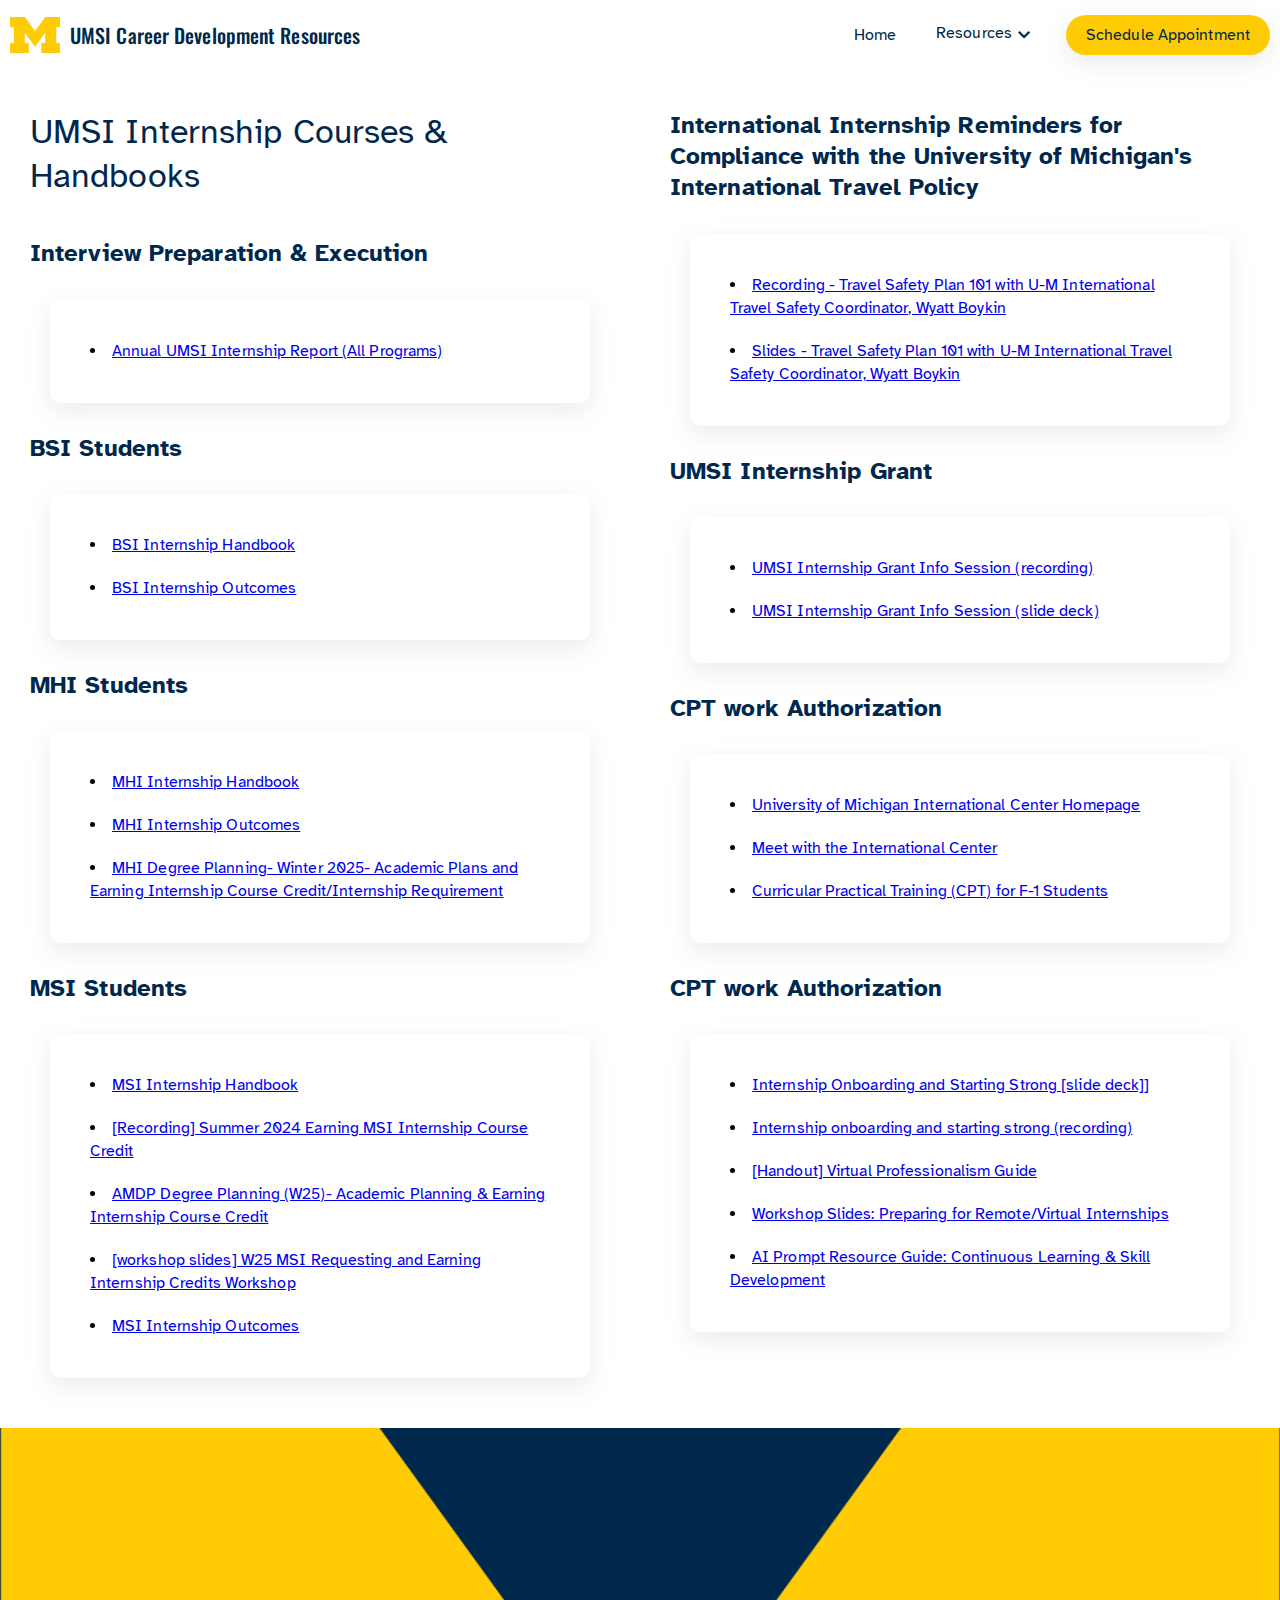
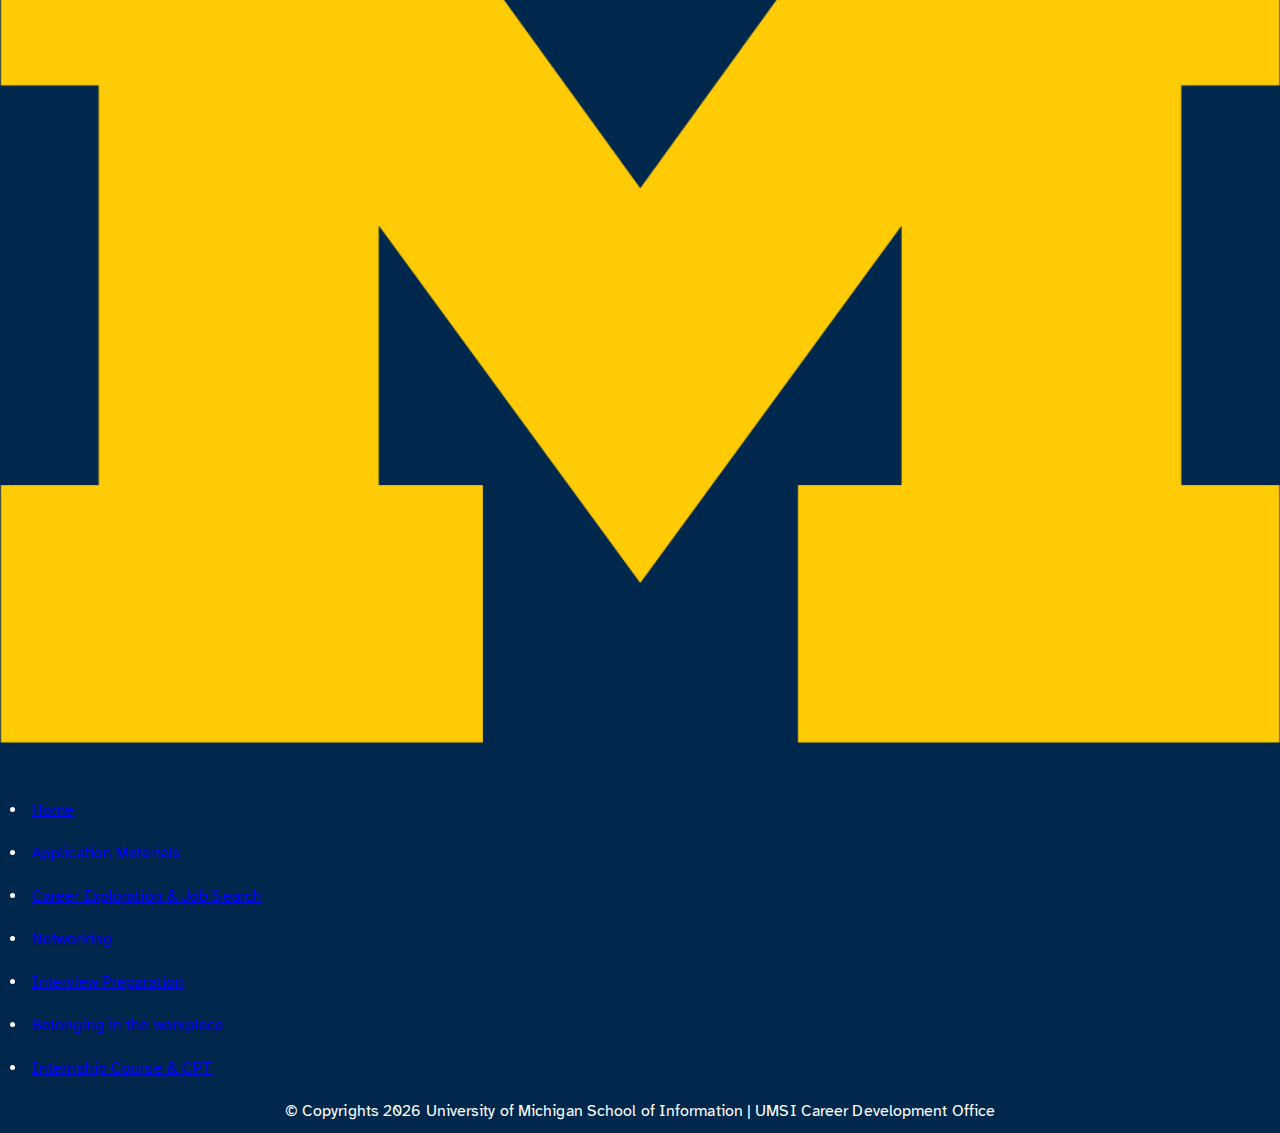
<file: internship-course.html>
<!-- Content taken from UMSI Career Development Office (CDO) [Workshop Slides] Intro to Making Connections https://docs.google.com/presentation/d/1R6azi49e7vd3ubRtdm33qG6Aq3bLBDBue7blM6pv49I/edit?usp=sharing-->
<!DOCTYPE html>
<html lang="en">

<head>
  <meta charset="UTF-8">
  <meta name="viewport" content="width=device-width, initial-scale=1.0">
  <script src="https://code.jquery.com/jquery-3.7.1.min.js"
    integrity="sha256-/JqT3SQfawRcv/BIHPThkBvs0OEvtFFmqPF/lYI/Cxo=" crossorigin="anonymous">
    </script>
  <script src="js/script.js"></script>
  <link rel="preconnect" href="https://fonts.googleapis.com">
  <link rel="preconnect" href="https://fonts.gstatic.com" crossorigin>
  <link
    href="https://fonts.googleapis.com/css2?family=Atkinson+Hyperlegible:ital,wght@0,400;0,700;1,400;1,700&family=Oswald:wght@200..700&display=swap"
    rel="stylesheet">
  <link rel="stylesheet"
    href="https://fonts.googleapis.com/css2?family=Material+Symbols+Outlined:opsz,wght,FILL,GRAD@20..48,100..700,0..1,-50..200" />
  <link rel="stylesheet" href="./css/html5reset.css">
  <link rel="stylesheet" href="./css/style.css">
  <title>UMSI Career Development Resource Hub - UMSI Internship Courses & CPT Work Authorization</title>
</head>

<body>
  <header>
    <a class="skip" href="#maincontent">Skip to Main Content</a>
    <div class="site-branding">
      <img src="images/Block_M-Hex.png" alt="UMSI Logo">
      <h3>UMSI Career Development Resources</h3>
    </div>
    <nav>
      <button class="menu-button" onclick="toggleMenu()"><span class="material-symbols-outlined">menu</span>
        Menu</button>
      <ul class="menu">
        <!-- aria-current="page" indicate the current page. Source: https://developer.mozilla.org/en-US/docs/Web/Accessibility/ARIA/Reference/Attributes/aria-current -->
        <li><a href="index.html">Home</a></li>
        <li>
          <!-- Drop down menu credit: https://codepen.io/taniarascia/pen/dYvvYv -->
          <a href="#!">Resources<span class="material-symbols-outlined">stat_minus_1</span></a>
          <ul class="nav-dropdown">
            <li><a href="./application-materials.html">Application Materials</a>
            </li>
            <li><a href="./career-exploration.html">Career Exploration & Job Search</a></li>
            <li><a href="./networking.html">Networking</a></li>
            <li><a href="./interview.html">Interview Preparation</a></li>
            <li><a href="./belonging.html">Belonging in the workplace</a></li>
            <li><a href="./internship-course.html class="highlighted" aria-current="page"">Internship Course & CPT</a></li>
          </ul>
        </li>
        <li>
          <a class="button" href="https://si-umich.12twenty.com/appointments/">Schedule Appointment</a>
        </li>
      </ul>
    </nav>
  </header>


  <main id="maincontent" class="resources">
    <section class="column1Span2">
      <h1 class="column1Span2"> UMSI Internship Courses & Handbooks</h1>
      <div>
        <h2>Interview Preparation & Execution</h2>
        <div class="card">
          <ul>
            <li><a href="https://www.si.umich.edu/outcomes/internship-outcomes">Annual UMSI Internship Report (All Programs)</a></li>
          </ul>
        </div>
      </div>
      <div>
        <h2>BSI Students</h2>
        <div class="card">
          <ul>
            <li><a href="https://docs.google.com/document/d/1LixXiZJO5rkJ0op9-iyeNmdfNogi9-sDUnpauxHGuD4/edit">BSI Internship Handbook</a></li>
            <li><a href="https://docs.google.com/spreadsheets/d/1hqYq6KIxP3SFSpXvLzxx0rfj6LbdD6b4h-AuQ-iBVQU/edit?usp=sharing">BSI Internship Outcomes</a></li>
          </ul>
        </div>
      </div>
      <div>
        <h2>MHI Students</h2>
        <div class="card">
          <ul>
            <li><a href="https://docs.google.com/document/d/1H-PFJKGsXvmaSrvzfzJu_qkBWOlNOjtKDRkDFeL6ORA/edit?usp=sharing">MHI Internship Handbook</a></li>
            <li><a href="https://docs.google.com/spreadsheets/d/1SD0PJkrZKVTAkJIBJN5U4pQIv8WgMG0I29Mu2psqZ1g/edit?usp=sharing">MHI Internship Outcomes</a></li>
            <li><a href="https://docs.google.com/presentation/d/1qVV_YkwaJ7zLVrX8HqrXw72qKkhHxW9C9mxQSMqq5TY/edit?usp=sharing">MHI Degree Planning- Winter 2025- Academic Plans and Earning Internship Course Credit/Internship Requirement</a></li>
          </ul>
        </div>
      </div>

      <div>
        <h2>MSI Students</h2>
        <div class="card">
          <ul>
            <li><a href="https://docs.google.com/document/d/1H-PFJKGsXvmaSrvzfzJu_qkBWOlNOjtKDRkDFeL6ORA/edit?usp=sharing">MSI Internship Handbook</a></li>
            <li><a href="https://www.dropbox.com/scl/fi/8jn9mxw9lfusisko7k87b/Summer-2024_Earning-MSI-Internship-Course-Credit.mp4?rlkey=39yosy0pxv9l4jxmg7p4enffm&dl=0">[Recording] Summer 2024 Earning MSI Internship Course Credit</a></li>
            <li><a href="https://docs.google.com/presentation/d/1yAZvDkdmczlHoTx-gi-bxbYVFE238Hzg6akkO26S9wk/edit?usp=sharing">AMDP Degree Planning (W25)- Academic Planning & Earning Internship Course Credit</a></li>
            <li><a href="https://docs.google.com/presentation/d/1hBnz-6Hk0vUoy2RI8EAgTyTzJT_05PkDGJ7Yqcw7MQM/edit?usp=sharing">[workshop slides] W25 MSI Requesting and Earning Internship Credits Workshop</a></li>
            <li><a href="https://docs.google.com/spreadsheets/d/13sAO_RJ06A4lOB9mP7dDSguysyeECwD1wG5GvJNDlRs/edit?usp=sharing">MSI Internship Outcomes</a></li>
          </ul>
        </div>
      </div>

    </section>

    <section class="column3Span2">
      <div>
        <h2>International Internship Reminders for Compliance with the University of Michigan's International Travel Policy</h2>
        <div class="card">
          <ul>
           <li><a href="https://umich.zoom.us/rec/play/2tywZY7l-FPtuS-sxTL2lEmbF9By_VPUKI0pUj5zre3gCn9yIr01y-XDM5QopP0dTICw-M39ut6tAAE.AQUlRi4LfGhEYH7V?accessLevel=meeting&canPlayFromShare=true&from=share_recording_detail&continueMode=true&componentName=rec-play&originRequestUrl=https%3A%2F%2Fumich.zoom.us%2Frec%2Fshare%2FAWE5oGqxJKVisxIYWEWov5G4djJxVMqM6S-FvZc4y6Jy9TrYw1KvwD9e8sSS8II.XAcSnyXY2xN3v5Fe">Recording - Travel Safety Plan 101 with U-M International Travel Safety Coordinator, Wyatt Boykin</a></li>
<li><a href="https://umich.instructure.com/courses/137916/modules/items/4386415">Slides - Travel Safety Plan 101 with U-M International Travel Safety Coordinator, Wyatt Boykin</a></li>
          </ul>
        </div>
      </div>
      <div>
        <h2>UMSI Internship Grant</h2>
        <div class="card">
          <ul>
            <li><a href="https://www.dropbox.com/scl/fi/t169ibxvvpklip2o6hshj/Winter-2024_UMSI-Internship-Grant-Info-Session.mp4?rlkey=ndbbqt817bpcoifk2qfs199h4&dl=0">UMSI Internship Grant Info Session (recording)</a></li>
            <li><a href="https://docs.google.com/presentation/d/13SpU6FSTsRr1WMr0yKMukmjyBki2cjZ_iiNozTjlErQ/edit?usp=sharing">UMSI Internship Grant Info Session (slide deck)</a></li>

          </ul>
        </div>
      </div>

      <div>
        <h2>CPT work Authorization</h2>
        <div class="card">
          <ul>
            <li><a href="https://internationalcenter.umich.edu/">University of Michigan International Center Homepage</a></li>
            <li><a href="https://internationalcenter.umich.edu/advising-hours">Meet with the International Center</a></li>
            <li><a href="https://internationalcenter.umich.edu/students/f1-students/cpt">Curricular Practical Training (CPT) for F-1 Students</a></li>
          </ul>
        </div>
      </div>

      <div>
        <h2>CPT work Authorization</h2>
        <div class="card">
          <ul>
            <li><a href="https://docs.google.com/presentation/d/16n83CfFWydsJX7zSbISFpYFWn__b4X7sKtRvor5K8cU/edit?usp=share_link">Internship Onboarding and Starting Strong [slide deck]]</a></li>
            <li><a href="https://drive.google.com/file/d/1bLdroFTVXVCMMs4aw2LIEQ9lLPM8TIds/view?usp=share_link">Internship onboarding and starting strong (recording)</a></li>
            <li><a href="https://docs.google.com/document/d/1a2xbysn8KcZDR3z_beCNtjdPPpjJjDF4hCZ8x6ewpUA/edit?usp=sharing">[Handout] Virtual Professionalism Guide</a></li>
            <li><a href="https://docs.google.com/presentation/d/1QM70B3VdXzvXoZARVAUxfrjeE-nTw1NoWzcEKJQ3-Rw/edit?usp=sharing">Workshop Slides: Preparing for Remote/Virtual Internships</a></li>
            <li><a href="https://docs.google.com/document/d/1C-rxX5VcjVH7YjMdHil1VMo9ZdSOHmausOcX61dld-g/edit#heading=h.eo79nbi43f63">AI Prompt Resource Guide: Continuous Learning & Skill Development</a></li>
          </ul>
        </div>
      </div>
    </section>

  </main>

  <footer>
    <div>
      <div class="site-branding">
        <img src="images/Block_M-Hex.png" alt="UMSI Logo">
        <h3>UMSI Career Development Resources</h3>
      </div>
      <ul>
        <li><a href="./index.html">Home</a></li>
        <li><a href="./application-materials.html">Application Materials</a></li>
        <li><a href="./career-exploration.html">Career Exploration & Job Search</a></li>
        <li><a href="./networking.html">Networking</a></li>
        <li><a href="./interview.html">Interview Preparation</a></li>
        <li><a href="./belonging.html">Belonging in the workplace</a></li>
        <li><a href="./internship-course.html">Internship Course & CPT</a></li>
      </ul>
    </div>
    <p>© Copyrights <span id="year"></span> University of Michigan School of Information | UMSI Career
      Development Office </p>
  </footer>
  <script>
    document.getElementById("year").innerHTML = new Date().getFullYear();
  </script>

</body>

</html>
</file>
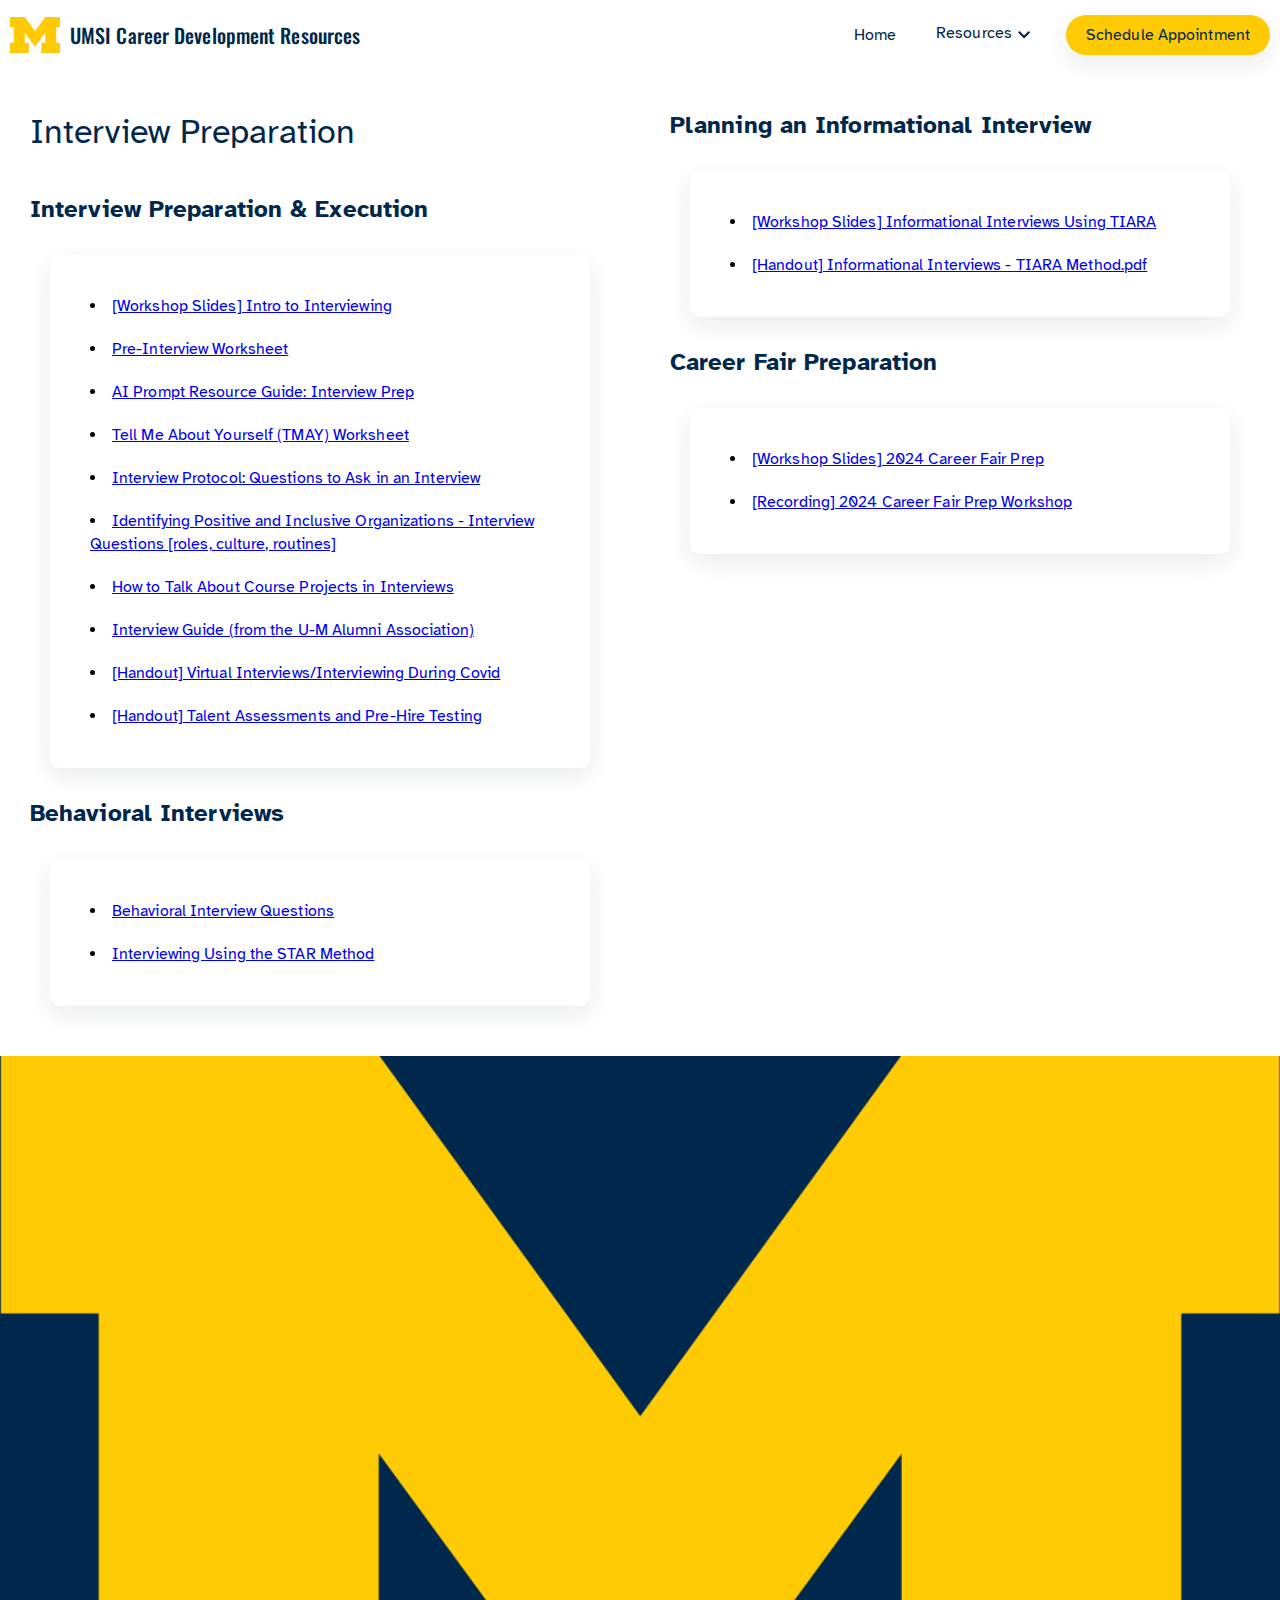
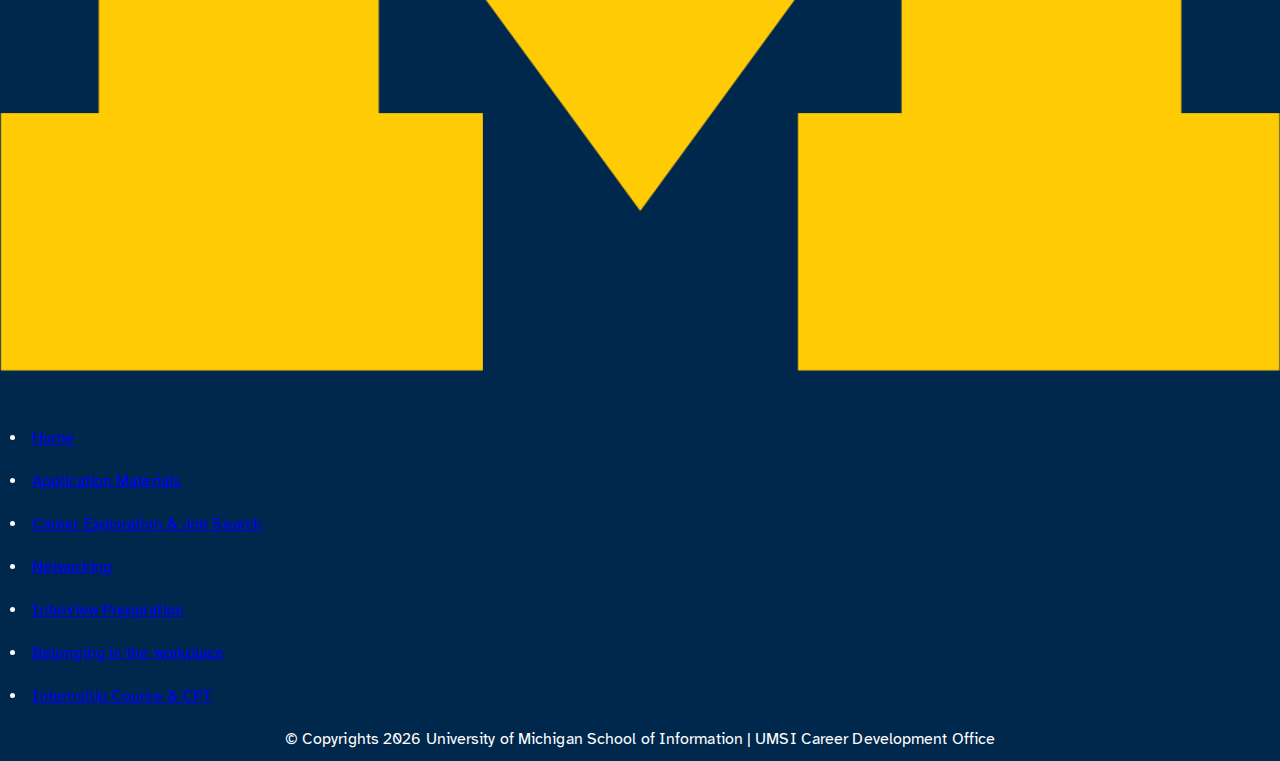
<file: interview.html>
<!-- Content taken from UMSI Career Development Office (CDO) [Workshop Slides] Intro to Making Connections https://docs.google.com/presentation/d/1R6azi49e7vd3ubRtdm33qG6Aq3bLBDBue7blM6pv49I/edit?usp=sharing-->
<!DOCTYPE html>
<html lang="en">

<head>
  <meta charset="UTF-8">
  <meta name="viewport" content="width=device-width, initial-scale=1.0">
  <script src="https://code.jquery.com/jquery-3.7.1.min.js"
    integrity="sha256-/JqT3SQfawRcv/BIHPThkBvs0OEvtFFmqPF/lYI/Cxo=" crossorigin="anonymous">
    </script>
  <script src="js/script.js"></script>
  <link rel="preconnect" href="https://fonts.googleapis.com">
  <link rel="preconnect" href="https://fonts.gstatic.com" crossorigin>
  <link
    href="https://fonts.googleapis.com/css2?family=Atkinson+Hyperlegible:ital,wght@0,400;0,700;1,400;1,700&family=Oswald:wght@200..700&display=swap"
    rel="stylesheet">
  <link rel="stylesheet"
    href="https://fonts.googleapis.com/css2?family=Material+Symbols+Outlined:opsz,wght,FILL,GRAD@20..48,100..700,0..1,-50..200" />
  <link rel="stylesheet" href="./css/html5reset.css">
  <link rel="stylesheet" href="./css/style.css">
  <title>UMSI Career Development Resource Hub - Interview Preparation</title>
</head>

<body>
  <header>
    <a class="skip" href="#maincontent">Skip to Main Content</a>
    <div class="site-branding">
      <img src="images/Block_M-Hex.png" alt="UMSI Logo">
      <h3>UMSI Career Development Resources</h3>
    </div>
    <nav>
      <button class="menu-button" onclick="toggleMenu()"><span class="material-symbols-outlined">menu</span>
        Menu</button>
      <ul class="menu">
        <!-- aria-current="page" indicate the current page. Source: https://developer.mozilla.org/en-US/docs/Web/Accessibility/ARIA/Reference/Attributes/aria-current -->
        <li><a href="index.html">Home</a></li>
        <li>
          <!-- Drop down menu credit: https://codepen.io/taniarascia/pen/dYvvYv -->
          <a href="#!">Resources<span class="material-symbols-outlined">stat_minus_1</span></a>
          <ul class="nav-dropdown">
            <li><a href="./application-materials.html">Application Materials</a>
            </li>
            <li><a href="./career-exploration.html">Career Exploration & Job Search</a></li>
            <li><a href="./networking.html" class="highlighted" aria-current="page">Networking</a></li>
            <li><a href="./interview.html">Interview Preparation</a></li>
            <li><a href="./belonging.html">Belonging in the workplace</a></li>
            <li><a href="./internship-course.html">Internship Course & CPT</a></li>
          </ul>
        </li>
        <li>
          <a class="button" href="https://si-umich.12twenty.com/appointments/">Schedule Appointment</a>
        </li>
      </ul>
    </nav>
  </header>


  <main id="maincontent" class="resources">
    <section class="column1Span2">
      <h1 class="column1Span2">Interview Preparation</h1>
      <div>
        <h2>Interview Preparation & Execution</h2>
        <div class="card">
          <ul>
            <li><a href="https://docs.google.com/presentation/d/15n-XqsFEntdbkZz89K-ohf7Or1NnCt5CQNDG-6fh2a0/edit?usp=sharing">[Workshop Slides] Intro to Interviewing</a></li>
            <li><a href="https://docs.google.com/document/d/1lqMTo5GGCa-0dabg2LZiW2YWasirj05ymFLrQhkcQ7c/edit#">Pre-Interview Worksheet</a></li>
            <li><a href="https://docs.google.com/document/d/1C-rxX5VcjVH7YjMdHil1VMo9ZdSOHmausOcX61dld-g/edit#heading=h.kck2nwabknyi">AI Prompt Resource Guide: Interview Prep</a></li>
            <li><a href="https://docs.google.com/document/d/16HY__RHplZMBGhWmM6OavMvXXwiuNMxSPsfGCTIKd-o/edit?usp=share_link">Tell Me About Yourself (TMAY) Worksheet</a></li>
            <li><a href="https://docs.google.com/document/d/1GYuu8djjlM33PGblkjMNc9ZCgFXH0OoktPeLK2Nr7TQ/edit?usp=sharing">Interview Protocol: Questions to Ask in an Interview</a></li>
            <li><a href="https://docs.google.com/spreadsheets/d/1eQ4OqqxPaah5yOv0kMkLxwrOnKJPVyBjfC79bBfaYTM/edit?usp=sharing">Identifying Positive and Inclusive Organizations - Interview Questions [roles, culture, routines]</a></li>
            <li><a href="https://docs.google.com/presentation/d/1zKegYumYvZG0y5vAWU91py8K_cHfAG3f22DUA2e_H9c/edit?usp=sharing">How to Talk About Course Projects in Interviews</a></li>
            <li><a href="https://alumni.umich.edu/career/career-guides/interview-guide/">Interview Guide (from the U-M Alumni Association)</a></li>
            <li><a href="https://docs.google.com/document/d/10Ew419uLQX5QnHiC0THi94RnlGf8BD4Pvohhz3r_0xo/edit?usp=sharing">[Handout] Virtual Interviews/Interviewing During Covid</a></li>
            <li><a href="https://docs.google.com/document/d/1_DIZ5Zj39oBUgyFPt8twTG0J18LKthZdwOrWG6R5X_M/edit?usp=sharing">[Handout] Talent Assessments and Pre-Hire Testing</a></li>
          </ul>
        </div>
      </div>
      <div>
          <h2>Behavioral Interviews</h2>
          <div class="card">
            <ul>
              <li><a href="https://docs.google.com/document/d/1NIjSaf5JhtLFKrXP55yVc2zoriTEwaKTijkJf7SopFw/edit?usp=sharing">Behavioral Interview Questions</a></li>
              <li><a href="https://docs.google.com/document/d/12Bo0JkhD_Hy0ENeECJSTnAcK3OPcQyVbYC8rtqKSOUk/edit?usp=sharing">Interviewing Using the STAR Method</a></li>
            </ul>
          </div>
        </div>

    </section>

    <section class="column3Span2">


      <div>
        <h2>Planning an Informational Interview</h2>
        <div class="card">
          <ul>
            <li><a href="https://docs.google.com/presentation/d/1QR0UA8V4d_hjHuayVbzF5_bx8d_8m3Ohvx9e5SiBodg/edit?usp=sharing">[Workshop Slides] Informational Interviews Using TIARA</a></li>
            <li><a href="https://umich.instructure.com/courses/137916/modules/items/2944812">[Handout] Informational Interviews - TIARA Method.pdf</a></li>
          </ul>
        </div>
      </div>
      <div>
        <h2>Career Fair Preparation</h2>
        <div class="card">
          <ul>
            <li><a href="https://docs.google.com/presentation/d/1ZQG4dY5Let1iot2GuKhV1mO_vgbvxv4YTNE2HP2qqf8/edit?usp=sharing">[Workshop Slides] 2024 Career Fair Prep</a></li>
            <li><a href="https://www.dropbox.com/scl/fi/1it97skwtspcm2yuhf8qq/Winter-2024_Career-Fair-Prep-Workshop.mp4?rlkey=we1hk8fy3dr9tgtvgvo0bh4dn&dl=0">[Recording] 2024 Career Fair Prep Workshop</a></li>
          </ul>
        </div>
      </div>
    </section>

  </main>

  <footer>
    <div>
      <div class="site-branding">
        <img src="images/Block_M-Hex.png" alt="UMSI Logo">
        <h3>UMSI Career Development Resources</h3>
      </div>
      <ul>
        <li><a href="./index.html">Home</a></li>
        <li><a href="./application-materials.html">Application Materials</a></li>
        <li><a href="./career-exploration.html">Career Exploration & Job Search</a></li>
        <li><a href="./networking.html">Networking</a></li>
        <li><a href="./interview.html">Interview Preparation</a></li>
        <li><a href="./belonging.html">Belonging in the workplace</a></li>
        <li><a href="./internship-course.html">Internship Course & CPT</a></li>
      </ul>
    </div>
    <p>© Copyrights <span id="year"></span> University of Michigan School of Information | UMSI Career
      Development Office </p>
  </footer>
  <script>
    document.getElementById("year").innerHTML = new Date().getFullYear();
  </script>

</body>

</html>
</file>
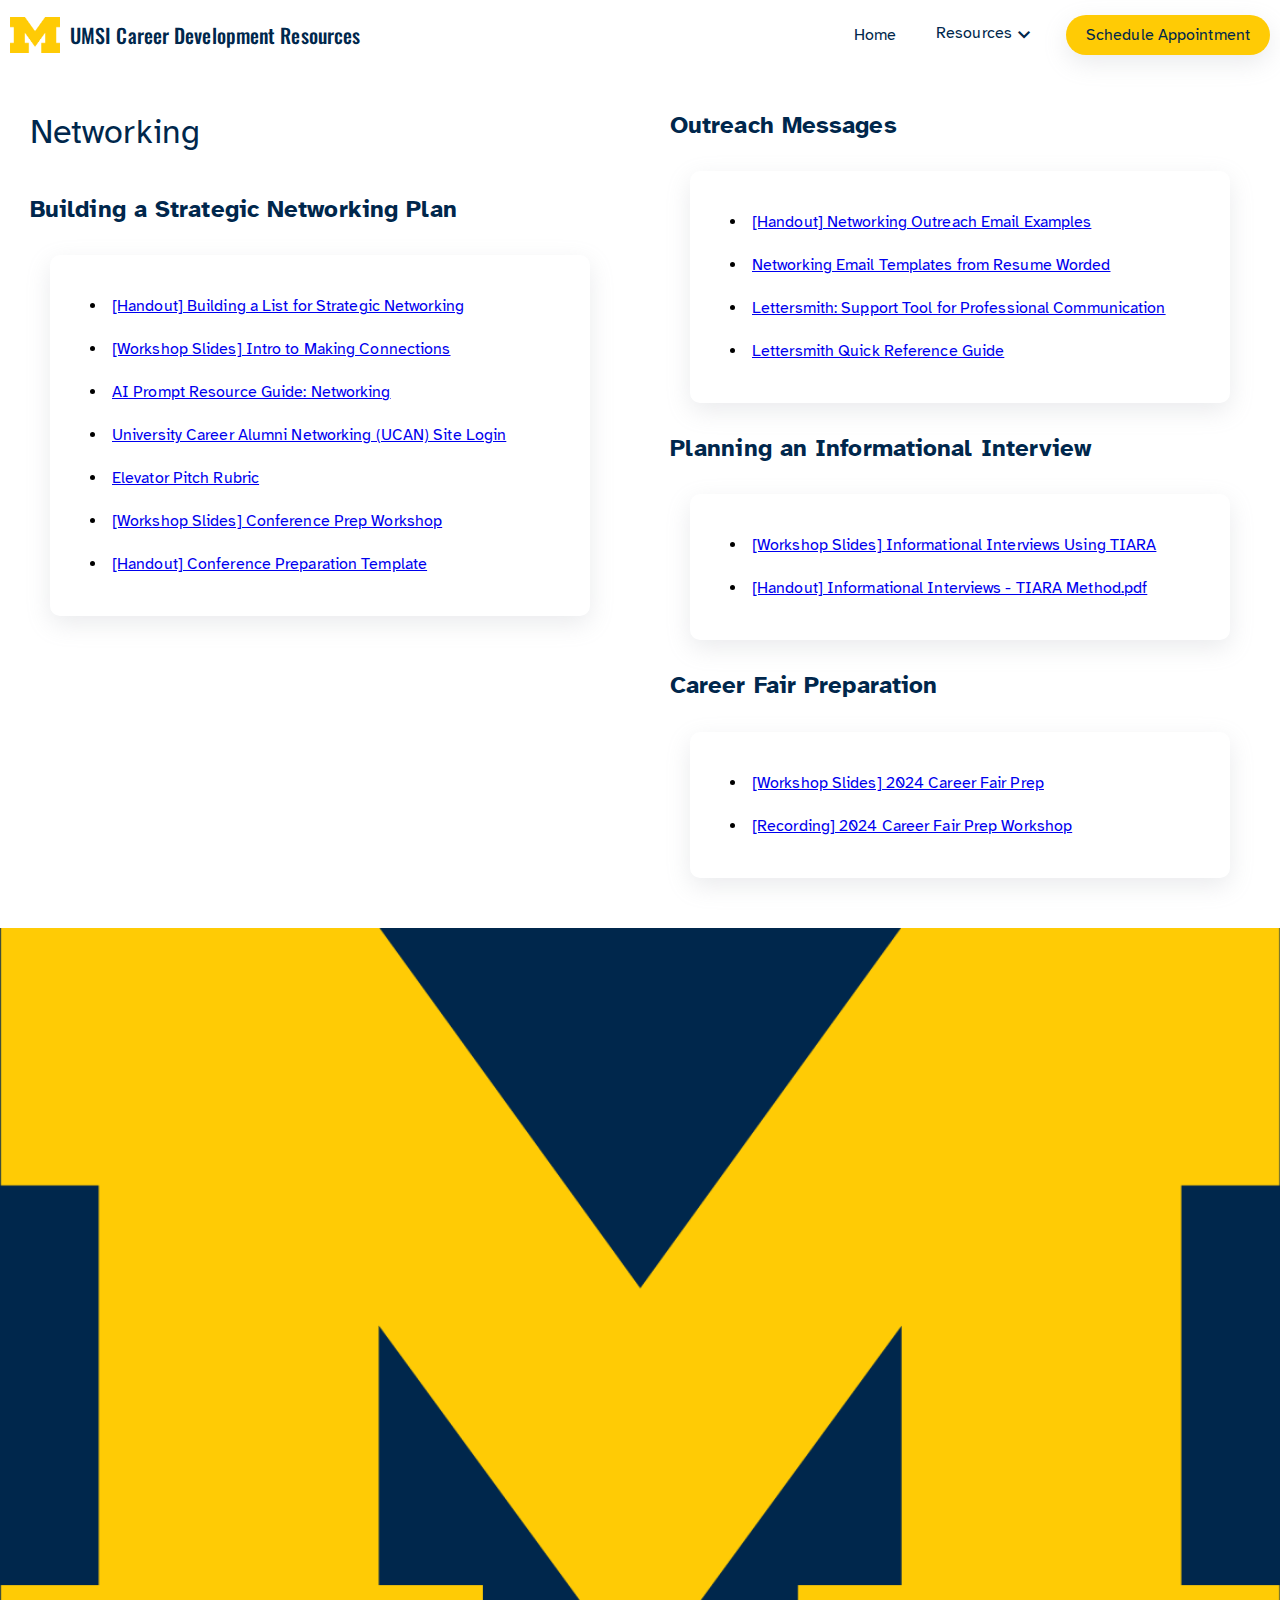
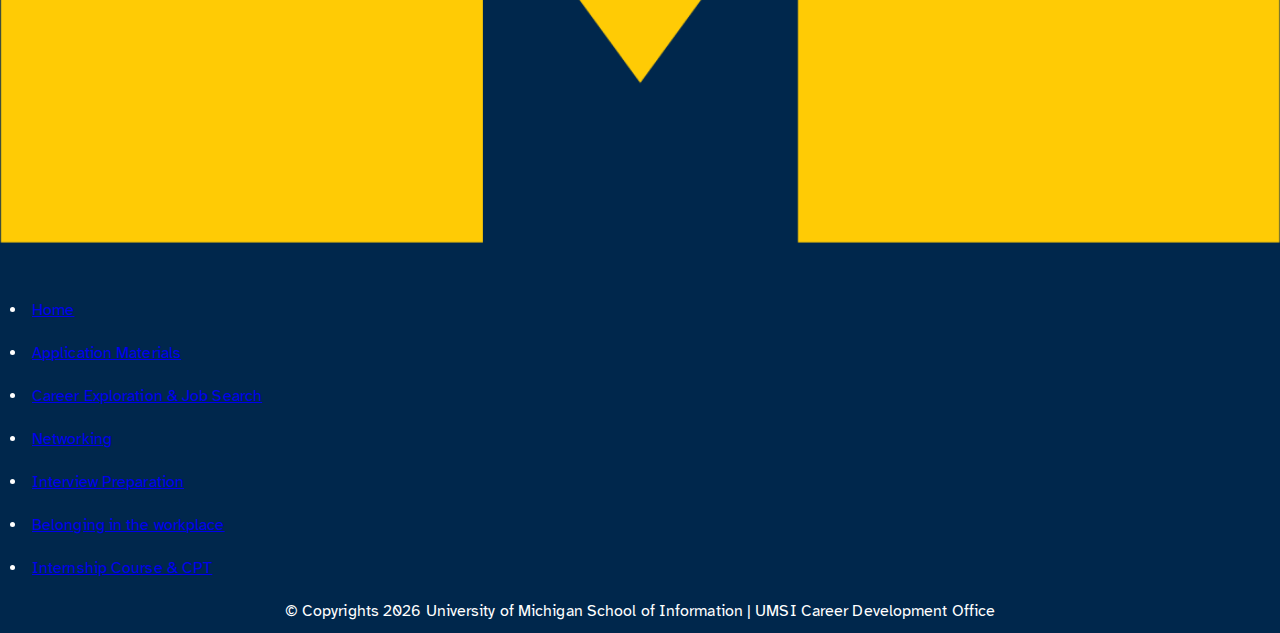
<file: networking.html>
<!-- Content taken from UMSI Career Development Office (CDO) [Workshop Slides] Intro to Making Connections https://docs.google.com/presentation/d/1R6azi49e7vd3ubRtdm33qG6Aq3bLBDBue7blM6pv49I/edit?usp=sharing-->
<!DOCTYPE html>
<html lang="en">

<head>
  <meta charset="UTF-8">
  <meta name="viewport" content="width=device-width, initial-scale=1.0">
  <script src="https://code.jquery.com/jquery-3.7.1.min.js"
    integrity="sha256-/JqT3SQfawRcv/BIHPThkBvs0OEvtFFmqPF/lYI/Cxo=" crossorigin="anonymous">
    </script>
  <script src="js/script.js"></script>
  <link rel="preconnect" href="https://fonts.googleapis.com">
  <link rel="preconnect" href="https://fonts.gstatic.com" crossorigin>
  <link
    href="https://fonts.googleapis.com/css2?family=Atkinson+Hyperlegible:ital,wght@0,400;0,700;1,400;1,700&family=Oswald:wght@200..700&display=swap"
    rel="stylesheet">
  <link rel="stylesheet"
    href="https://fonts.googleapis.com/css2?family=Material+Symbols+Outlined:opsz,wght,FILL,GRAD@20..48,100..700,0..1,-50..200" />
  <link rel="stylesheet" href="./css/html5reset.css">
  <link rel="stylesheet" href="./css/style.css">
  <link rel="icon" type="image/x-icon" href="/images/favicon.png">
  <title>UMSI Career Development Resource Hub - Networking</title>
</head>

<body>
  <header>
    <a class="skip" href="#maincontent">Skip to Main Content</a>
    <div class="site-branding">
      <img src="images/Block_M-Hex.png" alt="UMSI Logo">
      <h3>UMSI Career Development Resources</h3>
    </div>
    <nav>
      <button class="menu-button" onclick="toggleMenu()"><span class="material-symbols-outlined">menu</span>
        Menu</button>
      <ul class="menu">
        <!-- aria-current="page" indicate the current page. Source: https://developer.mozilla.org/en-US/docs/Web/Accessibility/ARIA/Reference/Attributes/aria-current -->
        <li><a href="index.html">Home</a></li>
        <li>
          <!-- Drop down menu credit: https://codepen.io/taniarascia/pen/dYvvYv -->
          <a href="#!">Resources<span class="material-symbols-outlined">stat_minus_1</span></a>
          <ul class="nav-dropdown">
            <li><a href="./application-materials.html">Application Materials</a>
            </li>
            <li><a href="./career-exploration.html">Career Exploration & Job Search</a></li>
            <li><a href="./networking.html" class="highlighted" aria-current="page">Networking</a></li>
            <li><a href="./interview.html">Interview Preparation</a></li>
            <li><a href="./belonging.html">Belonging in the workplace</a></li>
            <li><a href="./internship-course.html">Internship Course & CPT</a></li>
          </ul>
        </li>
        <li>
          <a class="button" href="https://si-umich.12twenty.com/appointments/">Schedule Appointment</a>
        </li>
      </ul>
    </nav>
  </header>


  <main id="maincontent" class="resources">
    <section class="column1Span2">
      <h1 class="column1Span2">Networking</h1>
      <div>
        <h2>Building a Strategic Networking Plan</h2>
        <div class="card">
          <ul>
            <li><a href="https://docs.google.com/document/d/18HMt79BU8ovGf9z7_P7No5tuwUS6qHNW5u0sgrepLtE/edit?usp=sharing">[Handout] Building a List for Strategic Networking</a></li>
            <li><a href="https://docs.google.com/presentation/d/1R6azi49e7vd3ubRtdm33qG6Aq3bLBDBue7blM6pv49I/edit?usp=sharing">[Workshop Slides] Intro to Making Connections</a></li>
            <li><a href="https://docs.google.com/document/d/1C-rxX5VcjVH7YjMdHil1VMo9ZdSOHmausOcX61dld-g/edit#heading=h.f7yduyb84h87">AI Prompt Resource Guide: Networking</a></li>
            <li><a href="https://umich.peoplegrove.com/hub/ucan/home">University Career Alumni Networking (UCAN) Site Login</a></li>
            <li><a href="https://docs.google.com/document/d/1633aBaWXIZW_ImTP-jKKN0QNXK9-RpXXmVznRgA4ZHQ/edit?usp=sharing">Elevator Pitch Rubric</a></li>
            <li><a href="https://docs.google.com/presentation/d/1dwwMvJIaR2lH_t25Pwnw8otHhWx3ww_46mWm3bARzo8/edit?usp=sharing">[Workshop Slides] Conference Prep Workshop</a></li>
            <li><a href="https://docs.google.com/spreadsheets/d/1JtqyC7YSip571jGJjw8JTzCfQSQQX-VmIV4KS_PZ1EE/edit?usp=sharing">[Handout] Conference Preparation Template</a></li>
          </ul>
        </div>
      </div>

    </section>

    <section class="column3Span2">
      <div>
        <h2>Outreach Messages</h2>
        <div class="card">
          <ul>
            <li><a href="https://docs.google.com/document/d/1cwq2KtdKQbO-tICHKUyKRA3QY4_3VJ8NLC2kwPBY4dI/edit?usp=sharing">[Handout] Networking Outreach Email Examples</a></li>
            <li><a href="https://resumeworded.com/networking-email-templates/">Networking Email Templates from Resume Worded</a></li>
            <li><a href="https://youtu.be/9IDVnvOd8cY">Lettersmith: Support Tool for Professional Communication</a></li>
            <li><a href="https://docs.google.com/document/d/1XbQsIwQ8zbqqqeFeZmrAvsHuBd9ppSoyL_Ty7Fe0TGA/edit">Lettersmith Quick Reference Guide</a></li>
          </ul>

        </div>
      </div>
      <div>
        <h2>Planning an Informational Interview</h2>
        <div class="card">
          <ul>
            <li><a href="https://docs.google.com/presentation/d/1QR0UA8V4d_hjHuayVbzF5_bx8d_8m3Ohvx9e5SiBodg/edit?usp=sharing">[Workshop Slides] Informational Interviews Using TIARA</a></li>
            <li><a href="https://umich.instructure.com/courses/137916/modules/items/2944812">[Handout] Informational Interviews - TIARA Method.pdf</a></li>
          </ul>
        </div>
      </div>
      <div>
        <h2>Career Fair Preparation</h2>
        <div class="card">
          <ul>
            <li><a href="https://docs.google.com/presentation/d/1ZQG4dY5Let1iot2GuKhV1mO_vgbvxv4YTNE2HP2qqf8/edit?usp=sharing">[Workshop Slides] 2024 Career Fair Prep</a></li>
            <li><a href="https://www.dropbox.com/scl/fi/1it97skwtspcm2yuhf8qq/Winter-2024_Career-Fair-Prep-Workshop.mp4?rlkey=we1hk8fy3dr9tgtvgvo0bh4dn&dl=0">[Recording] 2024 Career Fair Prep Workshop</a></li>
          </ul>
        </div>
      </div>
    </section>

  </main>

  <footer>
    <div>
      <div class="site-branding">
        <img src="images/Block_M-Hex.png" alt="UMSI Logo">
        <h3>UMSI Career Development Resources</h3>
      </div>
      <ul>
        <li><a href="./index.html">Home</a></li>
        <li><a href="./application-materials.html">Application Materials</a></li>
        <li><a href="./career-exploration.html">Career Exploration & Job Search</a></li>
        <li><a href="./networking.html">Networking</a></li>
        <li><a href="./interview.html">Interview Preparation</a></li>
        <li><a href="./belonging.html">Belonging in the workplace</a></li>
        <li><a href="./internship-course.html">Internship Course & CPT</a></li>
      </ul>
    </div>
    <p>© Copyrights <span id="year"></span> University of Michigan School of Information | UMSI Career
      Development Office </p>
  </footer>
  <script>
    document.getElementById("year").innerHTML = new Date().getFullYear();
  </script>

</body>

</html>
</file>
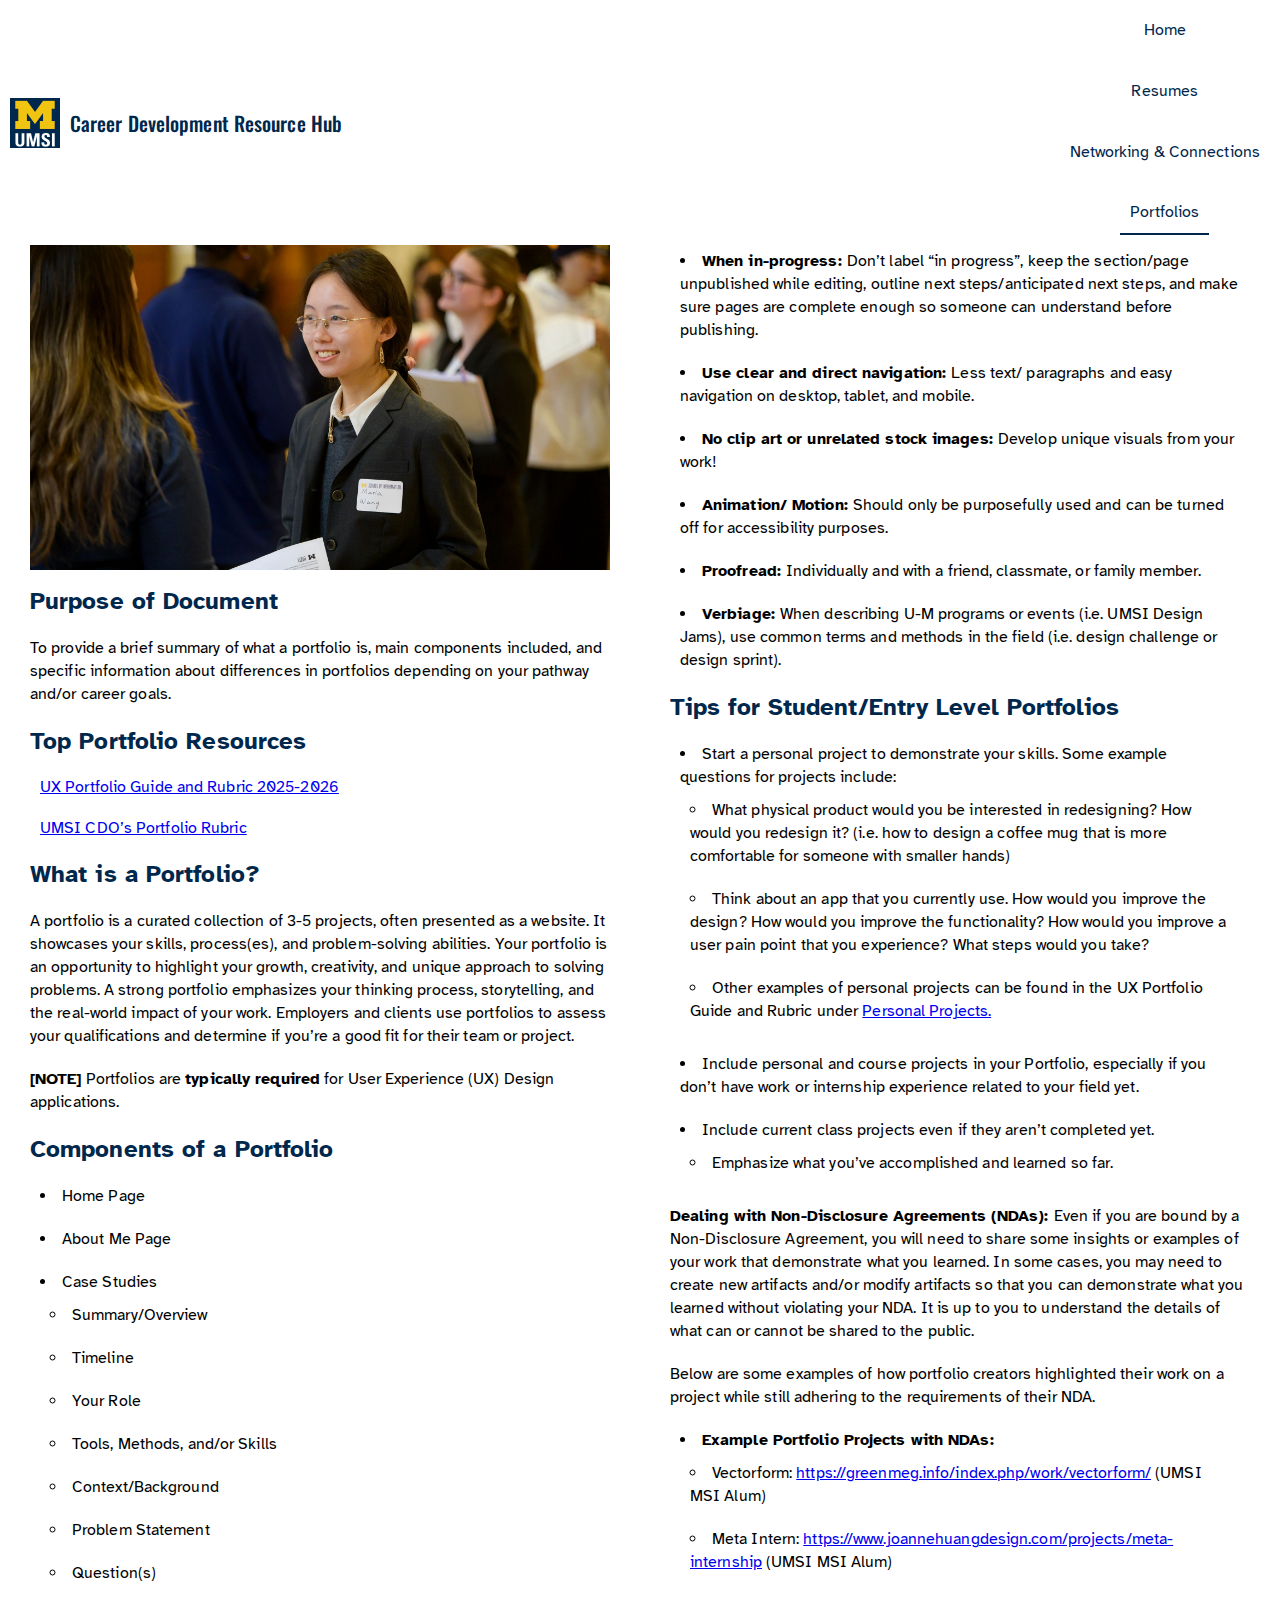
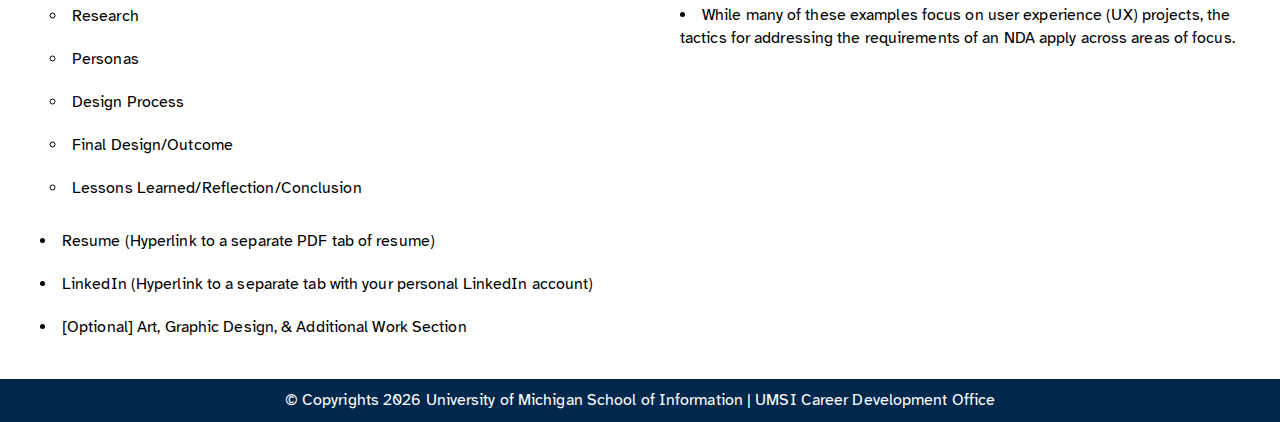
<file: Portfolios.html>
<!-- Content taken from UMSI Career Development Office (CDO) [Workshop Slides] Intro to Making Connections https://docs.google.com/presentation/d/1R6azi49e7vd3ubRtdm33qG6Aq3bLBDBue7blM6pv49I/edit?usp=sharing-->
<!DOCTYPE html>
<html lang="en">

<head>
  <meta charset="UTF-8">
  <meta name="viewport" content="width=device-width, initial-scale=1.0">
  <link rel="preconnect" href="https://fonts.googleapis.com">
  <link rel="preconnect" href="https://fonts.gstatic.com" crossorigin>
  <link
    href="https://fonts.googleapis.com/css2?family=Atkinson+Hyperlegible:ital,wght@0,400;0,700;1,400;1,700&family=Oswald:wght@200..700&display=swap"
    rel="stylesheet">
  <link rel="stylesheet" href="./css/html5reset.css">
  <link rel="stylesheet" href="./css/style.css">
  <title>UMSI Career Development Resource Hub - Portfolios</title>
</head>

<body>
  <header>
    <a class="skip" href="#maincontent">Skip to Main Content</a>
    <div class="site-branding">
      <img src="images/UMSI_signature_vertical_informal_solidblue.jpg" alt="UMSI Logo">
      <h3>Career Development Resource Hub</h3>
    </div>
    <nav>
      <ul>
        <!-- aria-current="page" indicate the current page. Source: https://developer.mozilla.org/en-US/docs/Web/Accessibility/ARIA/Reference/Attributes/aria-current -->
        <li><a href="index.html">Home</a></li>
        <li><a href="resume.html">Resumes</a></li>
        <li><a href="networking.html">Networking & Connections</a></li>
        <li><a href="Portfolios.html" class="highlighted" aria-current="page">Portfolios</a></li>
      </ul>
    </nav>
  </header>

  <main id="maincontent">

    <section class="column1Span2">
      <h1>Portfolios</h1>
      <img src="images/UMSI_CareerFair_02062025_10.jpg"
        alt="Two woman talking to each other in a professional setting.">
      <h2>Purpose of Document</h2>
      <p>
        To provide a brief summary of what a portfolio is, main components included, and specific information about
        differences in portfolios depending on your pathway and/or career goals.
      </p>
      <h2>Top Portfolio Resources</h2>
      <div class="container">
        <a href="https://docs.google.com/document/d/1L8Sc0ezVVCvP9SdUDwr0hwrNAd3us0JBbmUpoCYN-rs/edit?tab=t.0">UX
          Portfolio Guide and Rubric 2025-2026</a>
      </div>
      <div class="container">

        <a href="https://docs.google.com/document/d/1xw46Cm9DzC2wVQFxr_Ct96kbddhAhchzqUJpJJTSESc/edit?tab=t.0">UMSI
          CDO’s Portfolio Rubric</a>
      </div>
      <h2>What is a Portfolio?</h2>
      <p>
        A portfolio is a curated collection of 3-5 projects, often presented as a website. It showcases your skills,
        process(es), and problem-solving abilities. Your portfolio is an opportunity
        to highlight your growth, creativity, and unique approach to solving problems. A strong portfolio emphasizes
        your thinking process, storytelling, and the real-world impact of your work.
        Employers and clients use portfolios to assess your qualifications and determine if you’re a good fit for their
        team or project.
      </p>
      <p>
        <b>[NOTE]</b> Portfolios are <b>typically required</b> for User Experience (UX) Design applications.
      </p>

      <h2>Components of a Portfolio</h2>
      <ul>
        <li>Home Page</li>
        <li>About Me Page</li>
        <li>
          Case Studies
          <ul>
            <li>Summary/Overview</li>
            <li>Timeline</li>
            <li>Your Role</li>
            <li>Tools, Methods, and/or Skills</li>
            <li>Context/Background</li>
            <li>Problem Statement</li>
            <li>Question(s)</li>
            <li>Research</li>
            <li>Personas</li>
            <li>Design Process</li>
            <li>Final Design/Outcome</li>
            <li>Lessons Learned/Reflection/Conclusion</li>
          </ul>
        </li>
        <li>Resume (Hyperlink to a separate PDF tab of resume)</li>
        <li>LinkedIn (Hyperlink to a separate tab with your personal LinkedIn account)</li>
        <li>[Optional] Art, Graphic Design, & Additional Work Section</li>
      </ul>
    </section>

    <section class="column3Span2">
      <h2>General Portfolio Guidelines:</h2>
      <ul>
        <li>
          <b>Use templates: </b>You can customize and personalize your portfolio to reflect your design style,
          personality, and or unique brand. You do not need to code your own portfolio.
        </li>
        <li>
          <b>When in-progress: </b>Don’t label “in progress”, keep the section/page unpublished while editing, outline
          next steps/anticipated next steps, and make sure pages are complete enough so someone can understand before
          publishing.
        </li>
        <li>
          <b>Use clear and direct navigation: </b>Less text/ paragraphs and easy navigation on desktop, tablet, and
          mobile.
        </li>
        <li>
          <b>No clip art or unrelated stock images: </b>Develop unique visuals from your work!
        </li>
        <li>
          <b>Animation/ Motion: </b>Should only be purposefully used and can be turned off for accessibility purposes.
        </li>
        <li>
          <b>Proofread: </b>Individually and with a friend, classmate, or family member.
        </li>
        <li>
          <b>Verbiage: </b>When describing U-M programs or events (i.e. UMSI Design Jams), use common terms and methods
          in the field (i.e. design challenge or design sprint).
        </li>
      </ul>

      <h2>Tips for Student/Entry Level Portfolios</h2>
      <ul>
        <li>
          Start a personal project to demonstrate your skills. Some example questions for projects include:
          <ul>
            <li>
              What physical product would you be interested in redesigning? How would you redesign it? (i.e. how to
              design a coffee mug that is more comfortable for someone with smaller hands)
            </li>
            <li>
              Think about an app that you currently use. How would you improve the design? How would you improve the
              functionality? How would you improve a user pain point that you experience? What steps would you take?
            </li>
            <li>
              Other examples of personal projects can be found in the UX Portfolio Guide and Rubric under
              <a
                href="https://docs.google.com/document/d/1L8Sc0ezVVCvP9SdUDwr0hwrNAd3us0JBbmUpoCYN-rs/edit?tab=t.0#bookmark=kix.dz0n9bbwsuyj">
                Personal Projects.</a>
            </li>
          </ul>
        </li>
        <li>
          Include personal and course projects in your Portfolio, especially if you don’t have work or internship
          experience related to your field yet.
        </li>
        <li>
          Include current class projects even if they aren’t completed yet.
          <ul>
            <li>
              Emphasize what you’ve accomplished and learned so far.
            </li>
          </ul>
        </li>
      </ul>
      <P>
        <b>Dealing with Non-Disclosure Agreements (NDAs): </b>Even if you are bound by a Non-Disclosure Agreement, you
        will need to share some insights or examples of your work that demonstrate what you learned.
        In some cases, you may need to create new artifacts and/or modify artifacts so that you can demonstrate what you
        learned without violating your NDA.
        It is up to you to understand the details of what can or cannot be shared to the public.
      </P>

      <p>
        Below are some examples of how portfolio creators highlighted their work on a project while still adhering to
        the requirements of their NDA.
      </p>

      <ul>
        <li>
          <b>Example Portfolio Projects with NDAs: </b>
          <ul>
            <li>Vectorform: <a
                href="https://greenmeg.info/index.php/work/vectorform/">https://greenmeg.info/index.php/work/vectorform/</a>
              (UMSI MSI Alum)</li>
            <li>Meta Intern: <a
                href="https://www.joannehuangdesign.com/projects/meta-internship">https://www.joannehuangdesign.com/projects/meta-internship</a>
              (UMSI MSI Alum)</li>
          </ul>
        </li>
        <li>
          While many of these examples focus on user experience (UX) projects, the tactics for addressing the
          requirements of an NDA apply across areas of focus.
        </li>
      </ul>

    </section>

  </main>

  <footer>
    <p>© Copyrights <span id="year"></span> University of Michigan School of Information | UMSI Career
      Development Office </p>
  </footer>
  <script>
    document.getElementById("year").innerHTML = new Date().getFullYear();
  </script>

</body>

</html>
</file>
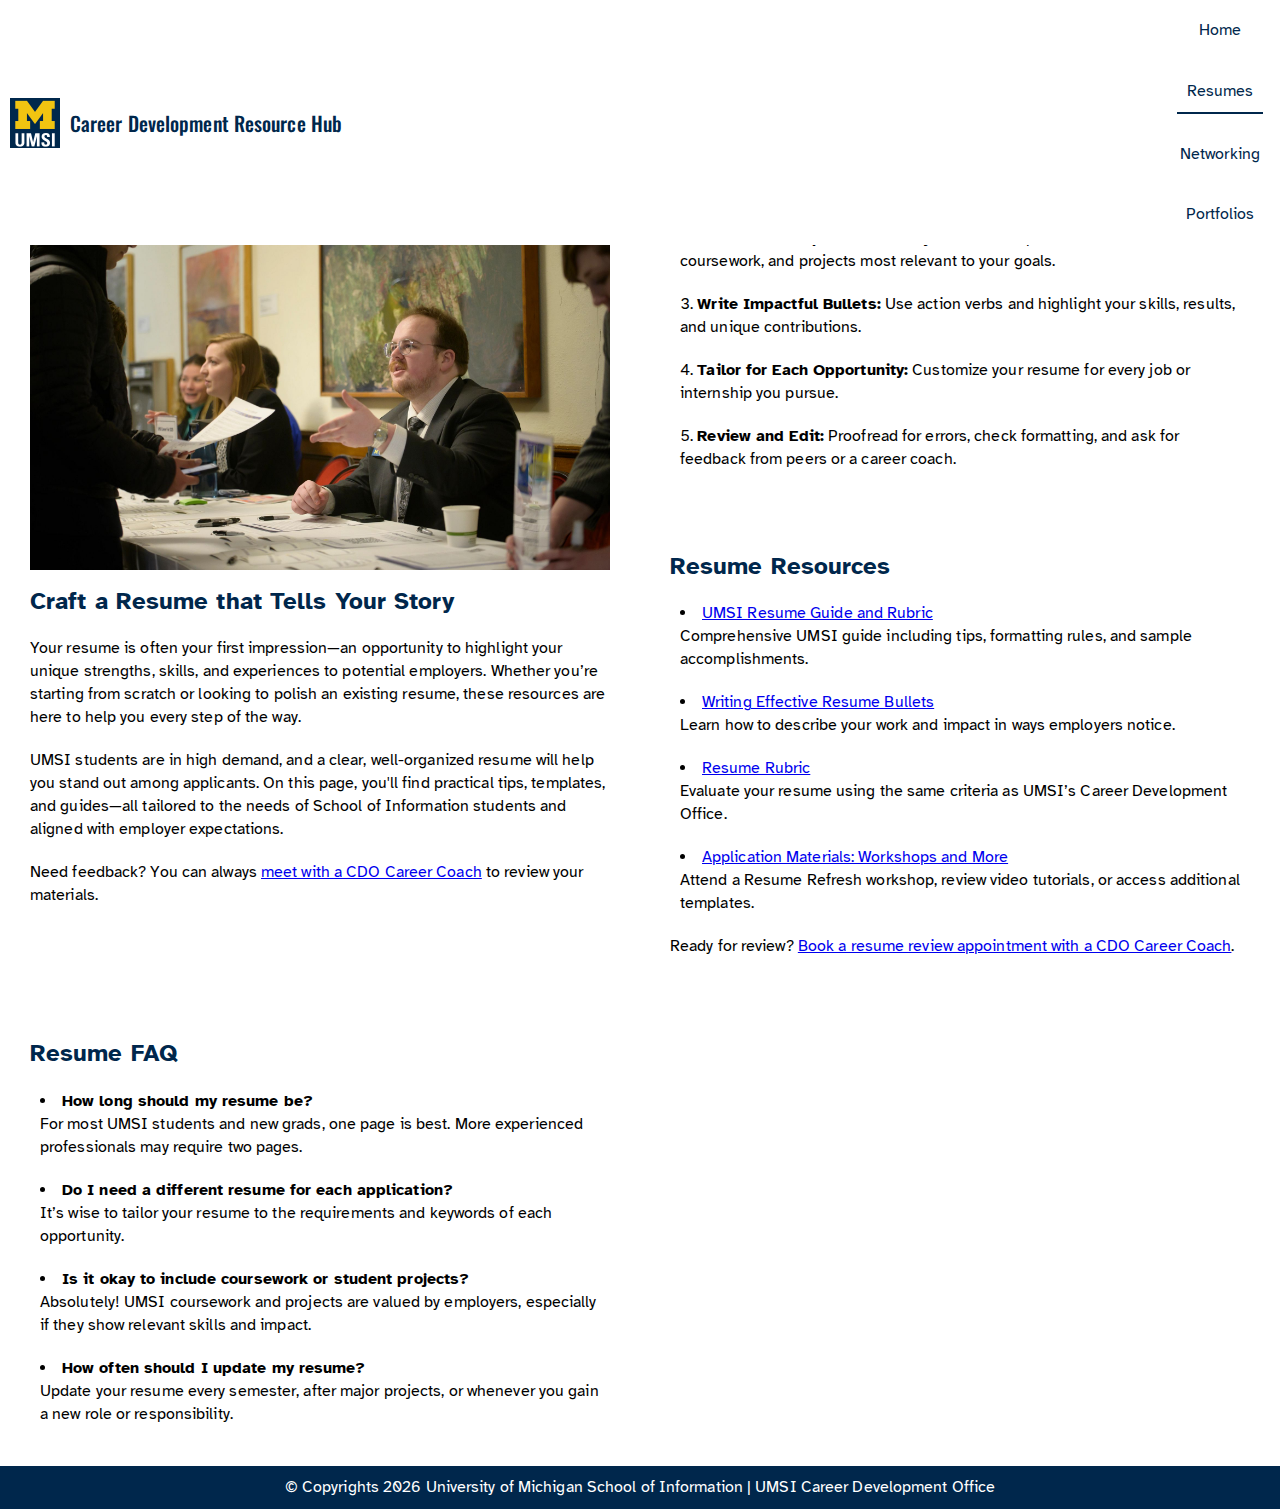
<file: resume.html>
<!DOCTYPE html>
<html lang="en">

<head>
  <meta charset="UTF-8">
  <meta name="viewport" content="width=device-width, initial-scale=1.0">
  <link rel="preconnect" href="https://fonts.googleapis.com">
  <link rel="preconnect" href="https://fonts.gstatic.com" crossorigin>
  <link
    href="https://fonts.googleapis.com/css2?family=Atkinson+Hyperlegible:ital,wght@0,400;0,700;1,400;1,700&family=Oswald:wght@200..700&display=swap"
    rel="stylesheet">
  <link rel="stylesheet" href="./css/html5reset.css">
  <link rel="stylesheet" href="./css/style.css">
  <title>UMSI Career Development Resource Hub - Resume</title>
</head>

<body>
  <header>
    <a class="skip" href="#maincontent">Skip to Main Content</a>
    <div class="site-branding">
      <img src="images/UMSI_signature_vertical_informal_solidblue.jpg" alt="UMSI Logo">
      <h3>Career Development Resource Hub</h3>
    </div>
    <nav>
      <ul>
        <!-- aria-current="page" indicate the current page. Source: https://developer.mozilla.org/en-US/docs/Web/Accessibility/ARIA/Reference/Attributes/aria-current -->
        <li><a href="index.html">Home</a></li>
        <li><a href="resume.html" class="highlighted" aria-current="page">Resumes</a></li>
        <li><a href="networking.html">Networking</a></li>
        <li><a href="Portfolios.html">Portfolios</a></li>
      </ul>
    </nav>
  </header>

  <main id="maincontent">

    <section class="column1Span2 row1Span2">
      <h1>Resume Support</h1>
      <img src="images/UMSI_CareerFair_02062025_12.jpg" alt="a person handling his resume to another person">
      <h2>Craft a Resume that Tells Your Story</h2>
      <p>
        Your resume is often your first impression—an opportunity to highlight your unique strengths, skills, and
        experiences to potential employers. Whether you’re starting from scratch or looking to polish an existing
        resume, these resources are here to help you every step of the way.
      </p>
      <p>
        UMSI students are in high demand, and a clear, well-organized resume will help you stand out among applicants.
        On this page, you'll find practical tips, templates, and guides—all tailored to the needs of School of
        Information students and aligned with employer expectations.
      </p>
      <p>
        Need feedback? You can always <a
          href="https://umsi.instructure.com/courses/12345/pages/meet-with-a-career-coach" target="_blank">meet with a
          CDO Career Coach</a> to review your materials.
      </p>
    </section>

    <section class="column3Span2">
      <h2>Resume Writing Made Easy: Steps to Success</h2>
      <ol>
        <li><strong>Download a UMSI-Approved Template:</strong> Start with a format that works—no need to design from
          scratch.</li>
        <li><strong>Gather Your Experiences:</strong> List jobs, internships, volunteer roles, coursework, and projects
          most relevant to your goals.</li>
        <li><strong>Write Impactful Bullets:</strong> Use action verbs and highlight your skills, results, and unique
          contributions.</li>
        <li><strong>Tailor for Each Opportunity:</strong> Customize your resume for every job or internship you pursue.
        </li>
        <li><strong>Review and Edit:</strong> Proofread for errors, check formatting, and ask for feedback from peers or
          a career coach.</li>
      </ol>
    </section>

    <section class="column3Span2">
      <h2>Resume Resources</h2>
      <ul>
        <li>
          <a href="https://umsi.instructure.com/courses/12345/pages/resume-guide" target="_blank">
            UMSI Resume Guide and Rubric
          </a> <br>
          Comprehensive UMSI guide including tips, formatting rules, and sample accomplishments.
        </li>
        <li>
          <a href="https://umsi.instructure.com/courses/12345/pages/writing-resume-bullets" target="_blank">
            Writing Effective Resume Bullets
          </a> <br>
          Learn how to describe your work and impact in ways employers notice.
        </li>
        <li>
          <a href="https://umsi.instructure.com/courses/12345/pages/resume-rubric" target="_blank">
            Resume Rubric
          </a> <br>
          Evaluate your resume using the same criteria as UMSI’s Career Development Office.
        </li>
        <li>
          <a href="https://umsi.instructure.com/courses/12345/pages/app-materials-resources" target="_blank">
            Application Materials: Workshops and More
          </a> <br>
          Attend a Resume Refresh workshop, review video tutorials, or access additional templates.
        </li>
      </ul>
      <p>
        Ready for review? <a href="https://umsi.instructure.com/courses/12345/pages/meet-with-a-career-coach"
          target="_blank">Book a resume review appointment with a CDO Career Coach</a>.
      </p>
    </section>

    <section class="column1Span2">
      <h2>Resume FAQ</h2>
      <ul>
        <li>
          <strong>How long should my resume be?</strong><br>
          For most UMSI students and new grads, one page is best. More experienced professionals may require two pages.
        </li>
        <li>
          <strong>Do I need a different resume for each application?</strong><br>
          It’s wise to tailor your resume to the requirements and keywords of each opportunity.
        </li>
        <li>
          <strong>Is it okay to include coursework or student projects?</strong><br>
          Absolutely! UMSI coursework and projects are valued by employers, especially if they show relevant skills and
          impact.
        </li>
        <li>
          <strong>How often should I update my resume?</strong><br>
          Update your resume every semester, after major projects, or whenever you gain a new role or responsibility.
        </li>
      </ul>
    </section>
    <!-- Content taken & modified from UMGPT with the prompt, "for the same content write me some intro content and resources for a resume page" - this was after I had asked for content for the home page.
            UMGPT. (2025). UMGPT (GPT-4.1 August 25th version) [Large language model]. -->

    <div></div>
    <div></div>
    <div></div>
    <div></div>
  </main>

  <footer>
    <p>© Copyrights <span id="year"></span> University of Michigan School of Information | UMSI Career
      Development Office </p>
  </footer>
  <script>
    document.getElementById("year").innerHTML = new Date().getFullYear();
  </script>

</body>

</html>
</file>
<file: css/style.css>
/*Your Code Here*/

* {
     font-family: "Atkinson Hyperlegible", sans-serif;
     font-size: 16px;
     line-height: 1.3;
     letter-spacing: 0.1px;
}

h1,
h2,
h3,
h4 {
     font-optical-sizing: auto;
     color: #00274C;
     padding: 10px 0 10px 0;
}

h1 {
     font-size: 34px;
     font-weight: lighter;
     margin-bottom: 20px;
}

h2 {
     font-size: 24px;
}

h3 {
     font-size: 20px;
}

h4 {
     font-size: 18px;
}

li {
     padding: 10px;
     line-height: 23px;
     /* https://www.w3schools.com/cssref/tryit.php?filename=trycss_list-style-position */
     list-style-position: inside;
}

p {
     padding: 10px 0 10px 0;
     line-height: 23px;
     font-size: 16px;
}

header {
     position: fixed;
     width: 100%;
     background-color: white;
     top: 0;
     z-index: 1;
}

header img {
     width: 50px;
     height: 50px;
     padding: 10px;
}

section {
     padding: 20px 0;
     margin: 0 20px 0 20px;
}

main {
     max-width: 1530px;
     margin: auto;
     margin-top: 120px;
}

img {
     object-fit: contain;
}

.material-symbols-outlined {
  font-variation-settings:
  'FILL' 0,
  'wght' 400,
  'GRAD' 0,
  'opsz' 24
}

.site-branding h3 {
     font-family: "Oswald", sans-serif;
     font-weight: 500;
}

.menu-button {
     width: 100%;
     align-items: center;
     display: flex;
     justify-content: center;
     font-size: 20px;
     padding: 10px;
     gap: 5px;
     background-color: white;
     box-shadow: rgba(149, 157, 165, 0.2) 0px 8px 24px; /* shadow credit: https://getcssscan.com/css-box-shadow-examples */
     border: transparent;
     color: #00274C;
}

.nav-dropdown {
  z-index: 1;
  display: none;
  padding: 15px 10px 15px 10px;
  background-color: white;
  border-radius: 10px;
  box-shadow: rgba(149, 157, 165, 0.2) 0px 8px 24px; /* shadow credit: https://getcssscan.com/css-box-shadow-examples */
}

.nav-dropdown li a:hover {
     border-bottom: 2px solid #00274C;
}

#welcome {
     min-height: 50vh;
     display: flex;
     flex-direction: column;
     justify-content: center;
     align-items: left;
}

#welcome img {
     height: auto;
     max-height: 250px;
     flex: 2;
}

.welcome-text {
     display: flex;
     flex-direction: column;
     align-items: center;
     text-align: center;
}

.site-branding {
     display: flex;
     flex-wrap: wrap;
     align-items: center;
}

.quick-links {
     /* display: flex; */
     /* flex-direction: column; */
     align-content: center;
}

.quick-links h2 {
     font-size: 20px;
}

.quick-links div {
     display: grid;
     grid-template-columns: 1fr 1fr;
     gap: 20px;
}

.quick-links div a {
     display: block;
     /* background-color: #d8edff; */
     position: relative;
     /* padding-bottom: 30px; */
     text-decoration: none;
     border-radius: 10px;
     color: #00274C;
     text-align: center;
     box-shadow: rgba(149, 157, 165, 0.2) 0px 8px 24px; /* shadow credit: https://getcssscan.com/css-box-shadow-examples */
}

.quick-links div a h3 {
     font-size: 16px;
     padding: 0 20px 0 20px;
     font-weight: bold;
     /* font-weight: normal; */
}

.quick-links div a img {
     /* object-fit: contain; */
     max-height: 100px;
     padding: 30px 0 30px 0;
}



.quick-links div a:hover ul,
.quick-links div a:focus ul {
     opacity: 1;
     align-content: center;
     height: auto;
     position: absolute;
     background-color: #fff;
     box-shadow: rgba(149, 157, 165, 0.2) 0px 8px 24px; /* shadow credit: https://getcssscan.com/css-box-shadow-examples */
     border-radius: 10px;
     width: 100%;
     top: 0;
}

.quick-links div a ul li{
     display: block;
     padding: 5px;
     line-height: 100%;
}


.button {
     /* margin-top: 20px; */
     border: none;
     /* font-weight: 600; */
     background-color:  #FFCB05;
     color: #00274C;
     border-radius: 90px;
     padding: 10px 20px 10px 20px;
     text-decoration: none;
     display: inline-block;
     box-shadow: rgba(149, 157, 165, 0.2) 0px 8px 24px; /* shadow credit: https://getcssscan.com/css-box-shadow-examples */
}

.card {
     background-color: #fff;
     box-shadow: rgba(149, 157, 165, 0.2) 0px 8px 24px; /* shadow credit: https://getcssscan.com/css-box-shadow-examples */
     padding: 30px;
     margin: 20px;
     height: auto;
     border-radius: 10px;
}

iframe,
img {
     width: 100%;
}

.menu {
     text-align: center;
     display: none;
     flex-direction: column;
     align-items: center;
     box-shadow: rgba(149, 157, 165, 0.2) 0px 8px 24px; /* shadow credit: https://getcssscan.com/css-box-shadow-examples */
}

nav li {
     /* text-align: left; */
     display: flex;
     flex-direction: column;
     align-items: stretch;
}

nav a {
     /* font-weight: bold; */
     text-decoration: none;
     color: #00274C;
     padding: 20px;
     display: flex;
}

nav a.highlighted {
     border-bottom: 2px solid #00274C;
}

.skip {
     position: absolute;
     top: -65px;
     background-color: #FFCB05;
     padding: 10px;
}



.skip:focus {
     position: absolute;
     top: 25px;
}


.container {
     padding: 10px;
}

.tabs {
     display: grid;
     grid-template-columns: 1fr 1fr;
}

.tabs a {
     text-decoration: none;
     padding: 20px 10px;
     /* font-weight: 600; */
     color: #00274C;
     text-align:center;
}

/* Source: https://developer.mozilla.org/en-US/docs/Web/CSS/:nth-child */
.tabs a:nth-child(1) {
     background-color: #d8edff;
}

.tabs a:nth-child(2) {
     background-color: #00274c;
     color: #d8edff;
}

.tabs a:nth-child(3) {
     background-color: #9a3324;
     color: #fff;
}

.tabs a:nth-child(4) {
     background-color: #ffcb05;
}

.tabs a:nth-child(5) {
     background-color: #a9bfef;
}

.tabs a:nth-child(6) {
     background-color: #702082;
     color: #fff;
}

footer {
     background-color: #00274C;
     color: #fff;
}

footer p {
     text-align: center;
}

footer a:visited {
     color: #FFCB05;
}

.notfound {
     grid-column: 1 / -1;
     display: flex;
     align-items: center;
     min-height: 80vh;
     flex-direction: column;
     background-color: #00274C;
     justify-content: center;
}

.notfound * {
     color: #FFCB05;
}

.notfound h1 {
     font-size: 80px;
}

.notfound a {
     background-color: #FFCB05;
     color: #00274C;
     padding: 10px;
}

@media only screen and (min-width: 768px) {

     #welcome {
          flex-direction: row;
          align-items: center;
     }
     .welcome-text {
          display: flex;
          padding-left: 50px;
          align-items: flex-start;
          text-align: left;
     }
     section {
          padding: 30px;
     }
     .column1Span2 {
          grid-column: 1 / span 2;
     }
     .column3Span2 {
          grid-column: 3 / span 2;
     }
     .row1Span2 {
          grid-row: 1 / span 2;
     }
     .quick-links div {
          grid-template-columns: 1fr 1fr 1fr;
     }
     .menu-button {
          display: none;
     }
     .menu {
          text-align: left;
          flex-direction: row;
          display: flex;
          box-shadow: none;
     }
     .nav-dropdown {
          display: none;
          position: fixed;
          top: 60px;
     }
     main {
          max-width: 1530px;
          margin: auto;
          margin-top: 70px;
     }
     nav li {
          align-items: center;
     }
     nav a {
          padding: 10px;
     }

}

@media only screen and (min-width: 1024px) {
     main {
     display: grid;
     grid-template-columns: 1fr 1fr 1fr 1fr;
     }
     header {
          display: flex;
          flex-direction: row;
          align-items: center;
          justify-content: space-between;
     }

     section {
          margin: 0;
     }
     .quick-links div a ul{
          /* display: none; */
          transition: opacity 0.3s ease-out;
          opacity: 0;
          overflow: hidden;
          height: 0;
     }
     .quick-links div a {
          padding-bottom: 30px;
     }
     .quick-links div a h3 {
          font-weight: normal;
     }
     .quick-links div a:hover ul,
     .quick-links div a:focus ul {
          min-height: 100%;
     }
}
</file>
